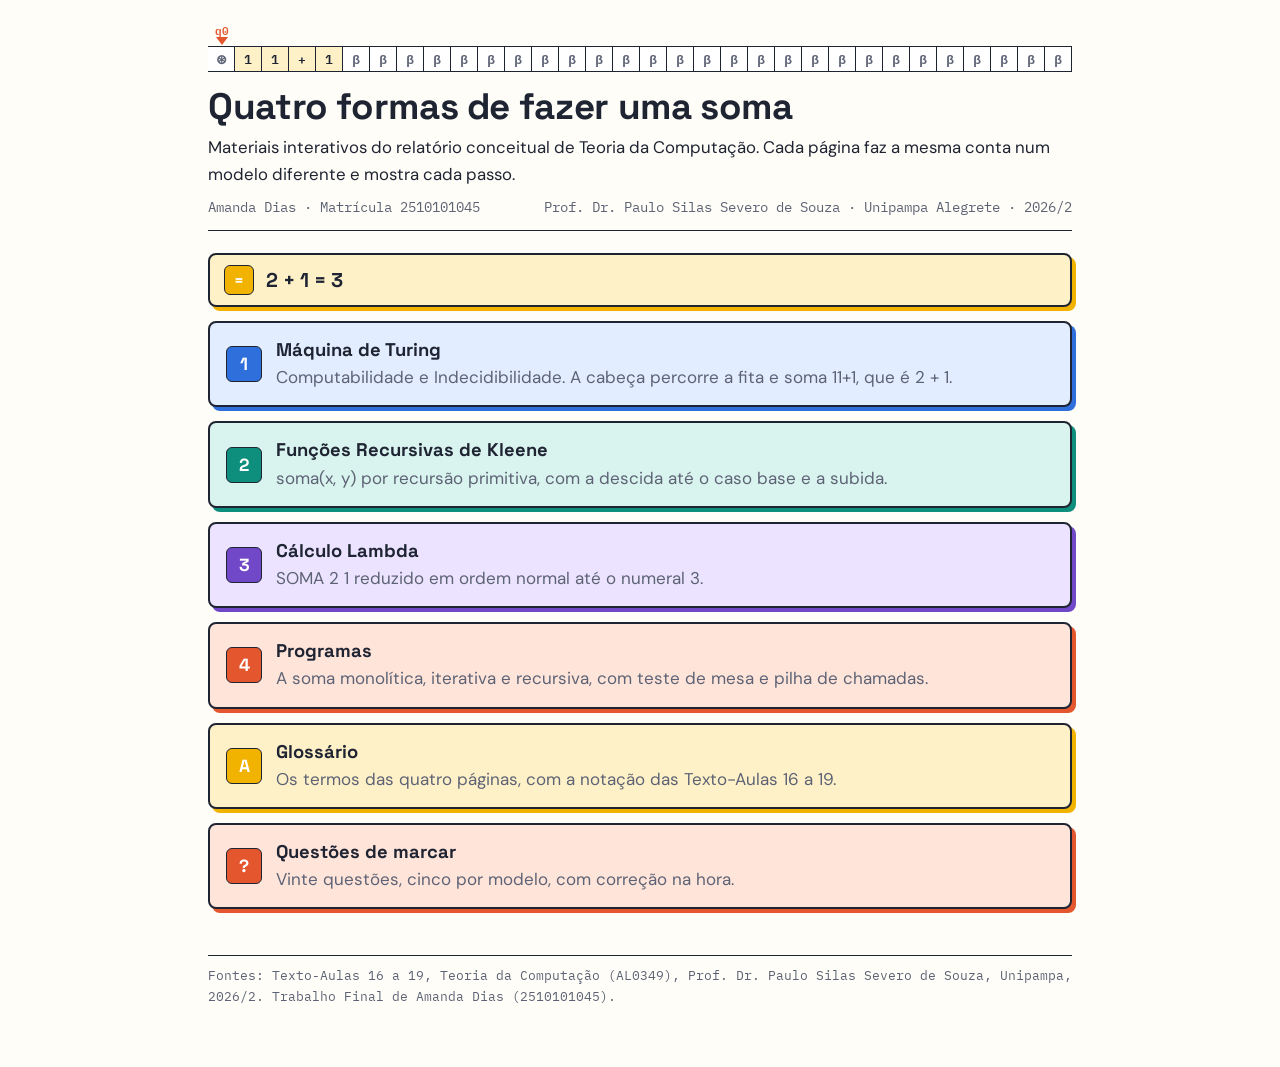
<file: index.html>
<!doctype html>
<!-- Página inicial dos materiais interativos do Trabalho Final de Teoria da Computação (AL0349). Liga as quatro páginas que fazem a mesma soma 2 + 1 = 3 em quatro modelos de computação. -->
<html lang="pt-BR">
  <head>
    <meta charset="utf-8" />
    <meta name="viewport" content="width=device-width, initial-scale=1" />
    <title>Quatro formas de fazer uma soma | Teoria da Computação</title>
    <link rel="preconnect" href="https://fonts.googleapis.com" />
    <link rel="preconnect" href="https://fonts.gstatic.com" crossorigin />
    <link
      rel="stylesheet"
      href="https://fonts.googleapis.com/css2?family=DM+Sans:opsz,wght@9..40,400;9..40,500;9..40,600;9..40,700&family=IBM+Plex+Mono:wght@400;500;600&family=Noto+Sans+Math&family=Space+Grotesk:wght@500;700&display=swap"
    />
    <link rel="stylesheet" href="estilo.css" />
  </head>
  <body>
    <div class="wrap">
      <header class="top">
        <div class="strip" aria-hidden="true">
          <span class="head">q0</span><i>⊛</i><i class="f">1</i
          ><i class="f">1</i><i class="f">+</i><i class="f">1</i><i>β</i><i>β</i
          ><i>β</i><i>β</i><i>β</i><i>β</i><i>β</i><i>β</i><i>β</i><i>β</i
          ><i>β</i><i>β</i><i>β</i><i>β</i><i>β</i><i>β</i><i>β</i><i>β</i
          ><i>β</i><i>β</i><i>β</i><i>β</i><i>β</i><i>β</i><i>β</i><i>β</i
          ><i>β</i><i>β</i>
        </div>
        <h1>Quatro formas de fazer uma soma</h1>
        <p class="lead">
          Materiais interativos do relatório conceitual de Teoria da Computação.
          Cada página faz a mesma conta num modelo diferente e mostra cada
          passo.
        </p>
        <p class="meta">
          <span>Amanda Dias · Matrícula 2510101045</span
          ><span
            >Prof. Dr. Paulo Silas Severo de Souza · Unipampa Alegrete ·
            2026/2</span
          >
        </p>
      </header>
      <div class="sec" style="--acc: var(--sun); --acc-bg: var(--sun-bg)">
        <span class="badge">=</span>
        <h2>2 + 1 = 3</h2>
      </div>
      <a
        class="page"
        href="mt.html"
        style="--c: var(--blue); --c-bg: var(--blue-bg)"
        ><span class="badge">1</span
        ><span
          ><b>Máquina de Turing</b
          ><span class="d"
            >Computabilidade e Indecidibilidade. A cabeça percorre a fita e soma
            11+1, que é 2 + 1.</span
          ></span
        ></a
      >
      <a
        class="page"
        href="kleene.html"
        style="--c: var(--teal); --c-bg: var(--teal-bg)"
        ><span class="badge">2</span
        ><span
          ><b>Funções Recursivas de Kleene</b
          ><span class="d"
            >soma(x, y) por recursão primitiva, com a descida até o caso base e
            a subida.</span
          ></span
        ></a
      >
      <a
        class="page"
        href="lambda.html"
        style="--c: var(--grape); --c-bg: var(--grape-bg)"
        ><span class="badge">3</span
        ><span
          ><b>Cálculo Lambda</b
          ><span class="d"
            >SOMA 2 1 reduzido em ordem normal até o numeral 3.</span
          ></span
        ></a
      >
      <a
        class="page"
        href="programas.html"
        style="--c: var(--coral); --c-bg: var(--coral-bg)"
        ><span class="badge">4</span
        ><span
          ><b>Programas</b
          ><span class="d"
            >A soma monolítica, iterativa e recursiva, com teste de mesa e pilha
            de chamadas.</span
          ></span
        ></a
      >
      <a
        class="page"
        href="glossario.html"
        style="--c: var(--sun); --c-bg: var(--sun-bg)"
        ><span class="badge">A</span
        ><span
          ><b>Glossário</b
          ><span class="d"
            >Os termos das quatro páginas, com a notação das Texto-Aulas 16 a
            19.</span
          ></span
        ></a
      >
      <a
        class="page"
        href="questoes.html"
        style="--c: var(--coral); --c-bg: var(--coral-bg)"
        ><span class="badge">?</span
        ><span
          ><b>Questões de marcar</b
          ><span class="d"
            >Vinte questões, cinco por modelo, com correção na hora.</span
          ></span
        ></a
      >
      <footer>
        Fontes: Texto-Aulas 16 a 19, Teoria da Computação (AL0349), Prof. Dr.
        Paulo Silas Severo de Souza, Unipampa, 2026/2. Trabalho Final de Amanda
        Dias (2510101045).
      </footer>
    </div>
  </body>
</html>
</file>
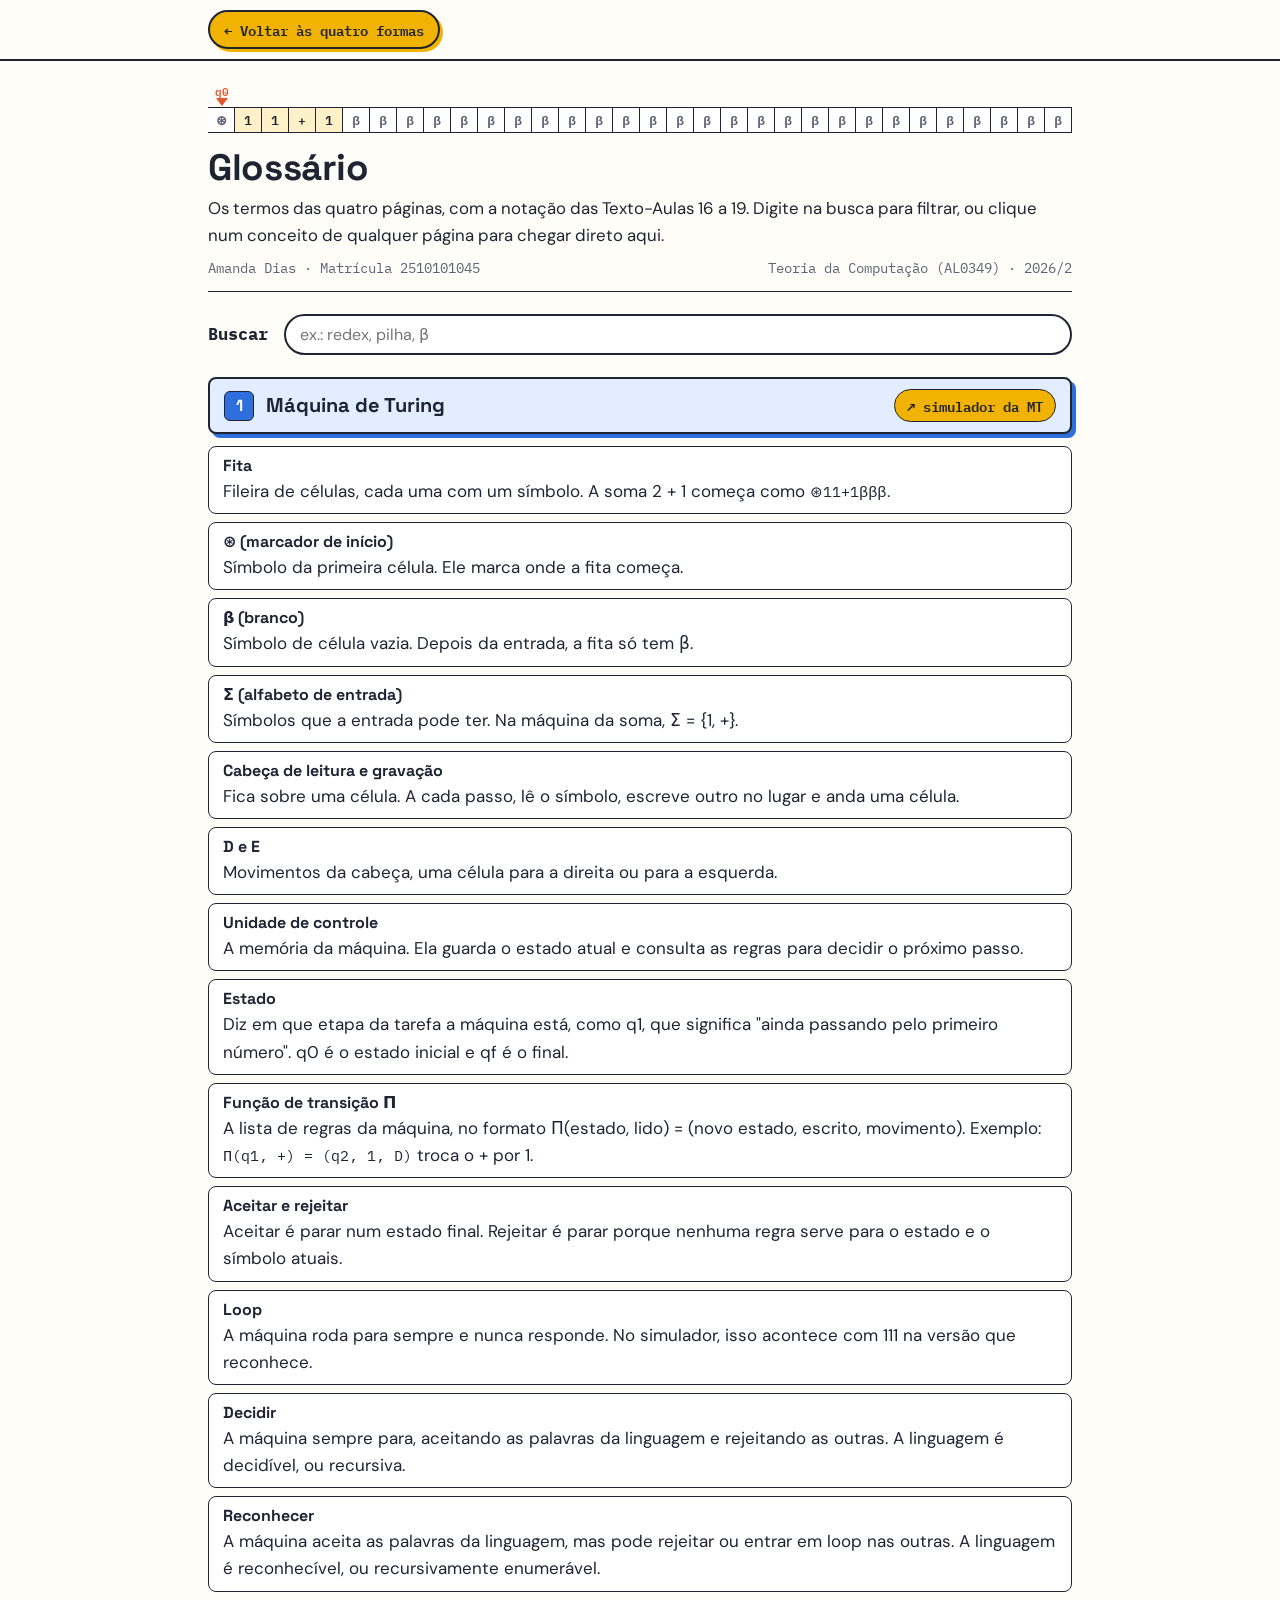
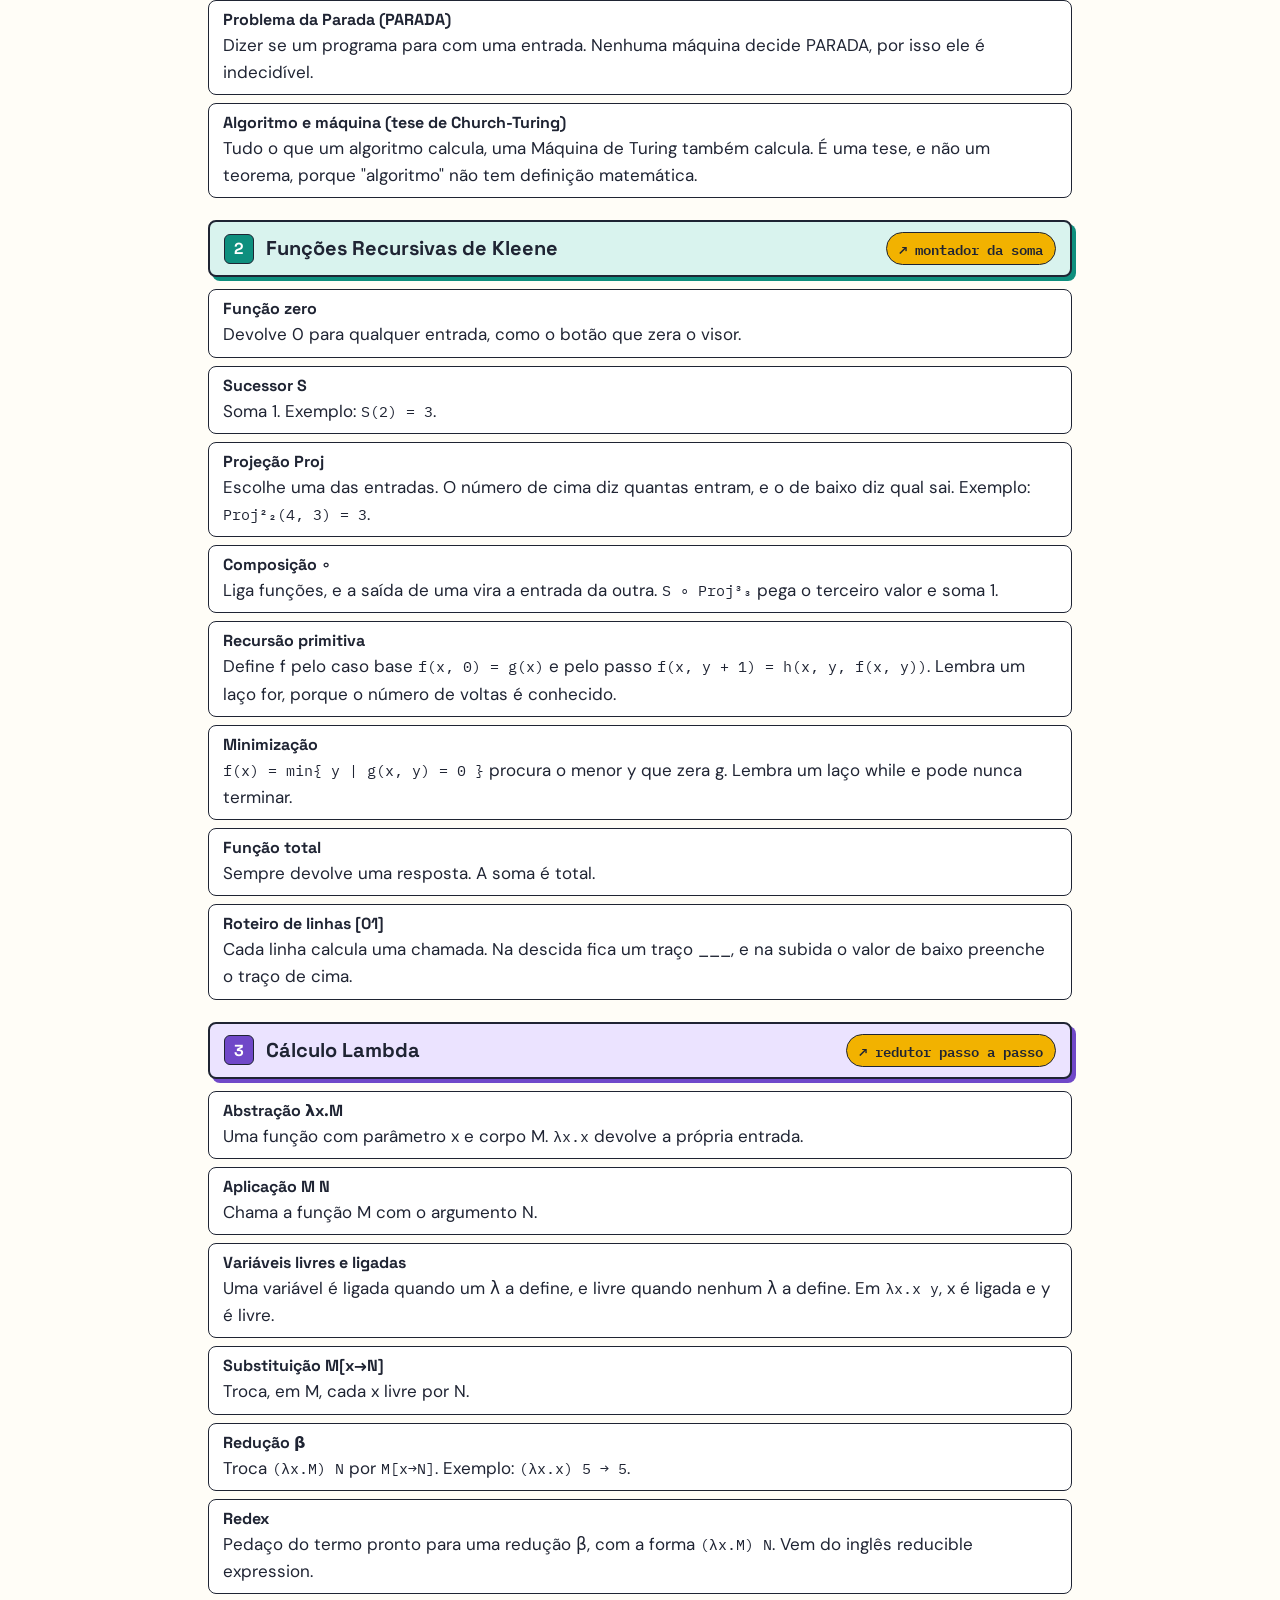
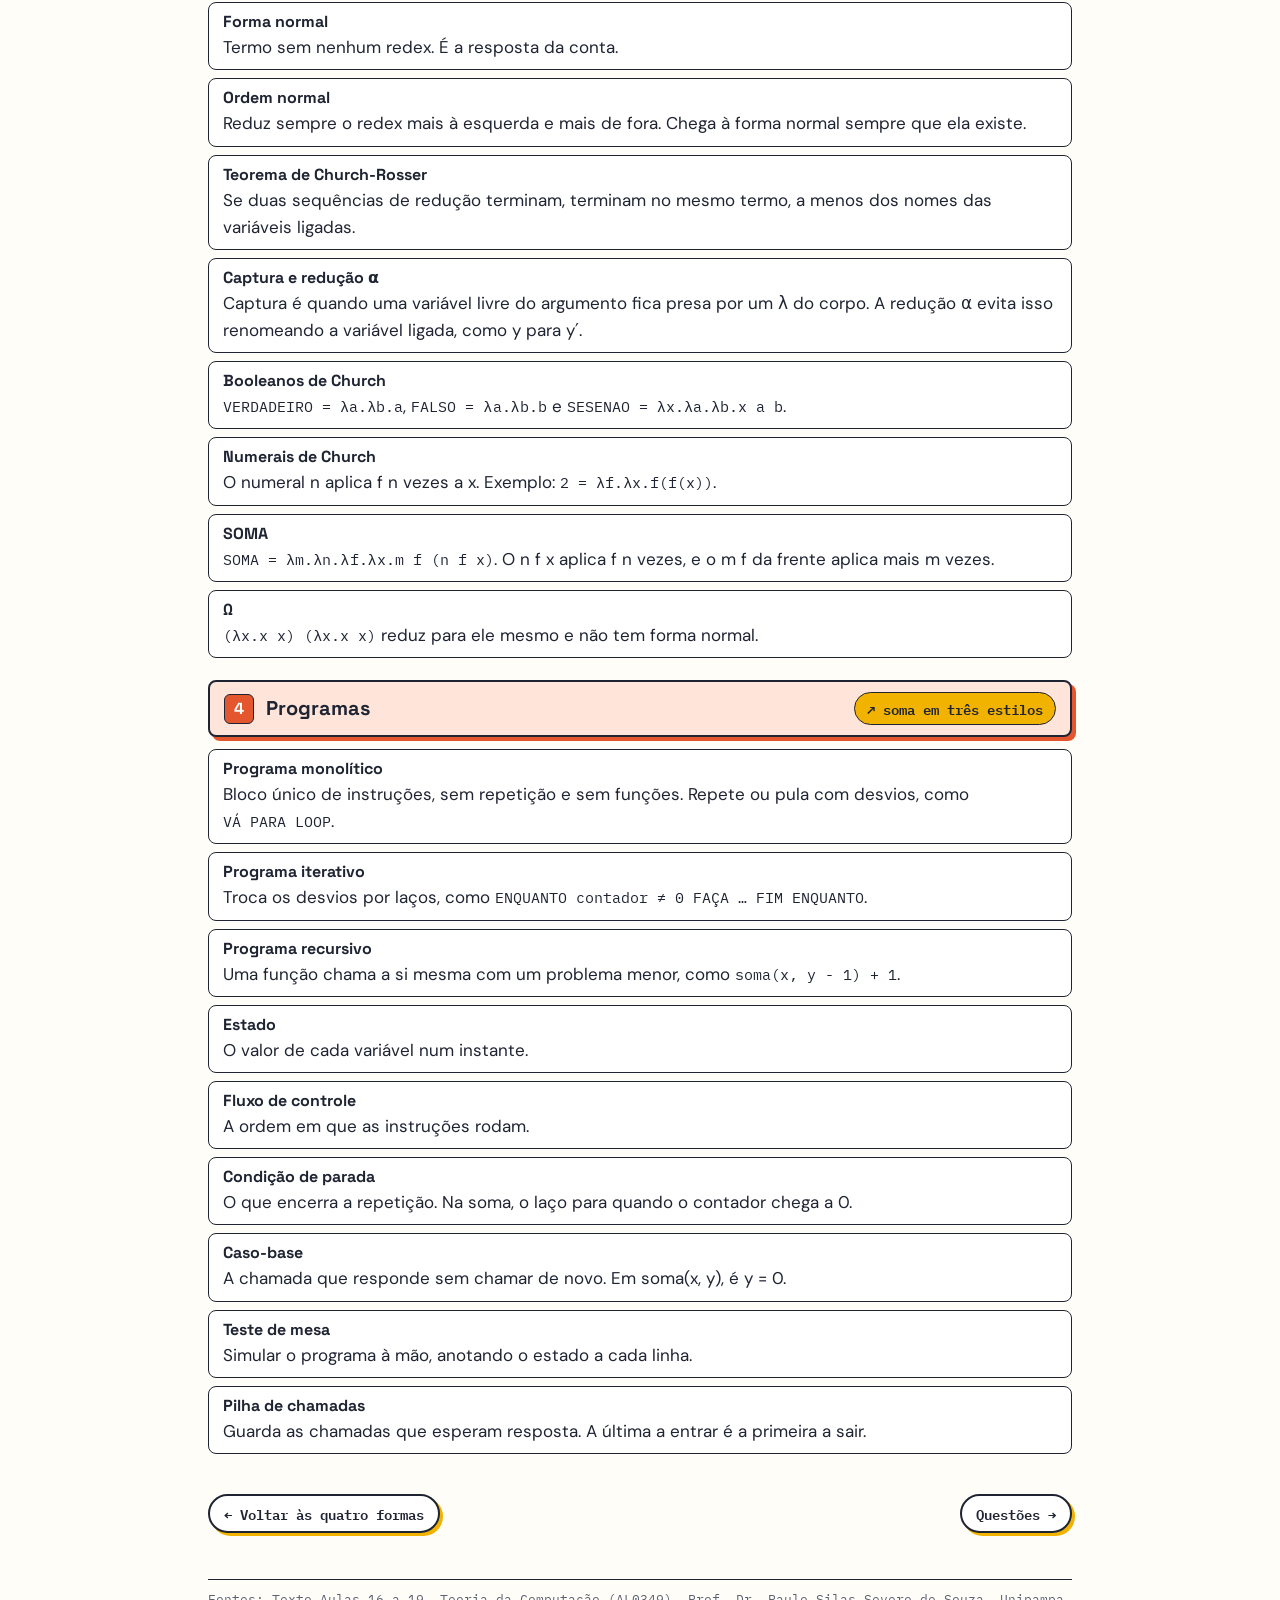
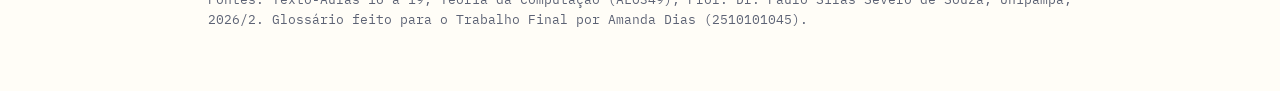
<file: glossario.html>
<!doctype html>
<!-- Glossário dos materiais interativos do Trabalho Final de Teoria da Computação (AL0349). Reúne os termos das quatro páginas, com a notação das Texto-Aulas 16 a 19, e tem uma busca que filtra os termos. -->
<html lang="pt-BR">
  <head>
    <meta charset="utf-8" />
    <meta name="viewport" content="width=device-width, initial-scale=1" />
    <title>Glossário | Teoria da Computação</title>
    <link rel="preconnect" href="https://fonts.googleapis.com" />
    <link rel="preconnect" href="https://fonts.gstatic.com" crossorigin />
    <link
      rel="stylesheet"
      href="https://fonts.googleapis.com/css2?family=DM+Sans:opsz,wght@9..40,400;9..40,500;9..40,600;9..40,700&family=IBM+Plex+Mono:wght@400;500;600&family=Noto+Sans+Math&family=Space+Grotesk:wght@500;700&display=swap"
    />
    <link rel="stylesheet" href="estilo.css" />
  </head>
  <body class="m-glos">
    <nav class="back" aria-label="Navegação">
      <a href="./">← Voltar<span class="long"> às quatro formas</span></a>
    </nav>
    <div class="wrap">
      <header class="top">
        <div class="strip" aria-hidden="true">
          <span class="head">q0</span><i>⊛</i><i class="f">1</i
          ><i class="f">1</i><i class="f">+</i><i class="f">1</i><i>β</i><i>β</i
          ><i>β</i><i>β</i><i>β</i><i>β</i><i>β</i><i>β</i><i>β</i><i>β</i
          ><i>β</i><i>β</i><i>β</i><i>β</i><i>β</i><i>β</i><i>β</i><i>β</i
          ><i>β</i><i>β</i><i>β</i><i>β</i><i>β</i><i>β</i><i>β</i><i>β</i
          ><i>β</i><i>β</i>
        </div>
        <h1>Glossário</h1>
        <p class="lead">
          Os termos das quatro páginas, com a notação das Texto-Aulas 16 a 19.
          Digite na busca para filtrar, ou clique num conceito de qualquer página
          para chegar direto aqui.
        </p>
        <p class="meta">
          <span>Amanda Dias · Matrícula 2510101045</span
          ><span>Teoria da Computação (AL0349) · 2026/2</span>
        </p>
      </header>

      <label class="find"
        ><b>Buscar</b
        ><input
          id="q"
          type="search"
          placeholder="ex.: redex, pilha, β"
          autocomplete="off"
      /></label>
      <p class="status" id="none" hidden>Nenhum termo encontrado.</p>

      <section
        class="gsec"
        id="mt"
        style="--acc: var(--blue); --acc-bg: var(--blue-bg)"
      >
        <div class="sec">
          <span class="badge">1</span>
          <h2>Máquina de Turing</h2>
          <a class="pill" href="mt.html">↗ simulador da MT</a>
        </div>
        <dl class="glos">
          <div id="fita">
            <dt>Fita</dt>
            <dd>
              Fileira de células, cada uma com um símbolo. A soma 2 + 1 começa
              como <code>⊛11+1βββ</code>.
            </dd>
          </div>
          <div id="marcador">
            <dt>⊛ (marcador de início)</dt>
            <dd>Símbolo da primeira célula. Ele marca onde a fita começa.</dd>
          </div>
          <div id="branco">
            <dt>β (branco)</dt>
            <dd>Símbolo de célula vazia. Depois da entrada, a fita só tem β.</dd>
          </div>
          <div id="alfabeto">
            <dt>Σ (alfabeto de entrada)</dt>
            <dd>
              Símbolos que a entrada pode ter. Na máquina da soma, Σ = {1, +}.
            </dd>
          </div>
          <div id="cabeca">
            <dt>Cabeça de leitura e gravação</dt>
            <dd>
              Fica sobre uma célula. A cada passo, lê o símbolo, escreve outro
              no lugar e anda uma célula.
            </dd>
          </div>
          <div id="d-e">
            <dt>D e E</dt>
            <dd>Movimentos da cabeça, uma célula para a direita ou para a esquerda.</dd>
          </div>
          <div id="unidade-de-controle">
            <dt>Unidade de controle</dt>
            <dd>
              A memória da máquina. Ela guarda o estado atual e consulta as
              regras para decidir o próximo passo.
            </dd>
          </div>
          <div id="estado-mt">
            <dt>Estado</dt>
            <dd>
              Diz em que etapa da tarefa a máquina está, como q1, que significa
              "ainda passando pelo primeiro número". q0 é o estado inicial e qf é
              o final.
            </dd>
          </div>
          <div id="funcao-de-transicao">
            <dt>Função de transição Π</dt>
            <dd>
              A lista de regras da máquina, no formato Π(estado, lido) = (novo
              estado, escrito, movimento). Exemplo:
              <code>Π(q1, +) = (q2, 1, D)</code> troca o + por 1.
            </dd>
          </div>
          <div id="aceitar-rejeitar">
            <dt>Aceitar e rejeitar</dt>
            <dd>
              Aceitar é parar num estado final. Rejeitar é parar porque nenhuma
              regra serve para o estado e o símbolo atuais.
            </dd>
          </div>
          <div id="loop">
            <dt>Loop</dt>
            <dd>
              A máquina roda para sempre e nunca responde. No simulador, isso
              acontece com 111 na versão que reconhece.
            </dd>
          </div>
          <div id="decidir">
            <dt>Decidir</dt>
            <dd>
              A máquina sempre para, aceitando as palavras da linguagem e
              rejeitando as outras. A linguagem é decidível, ou recursiva.
            </dd>
          </div>
          <div id="reconhecer">
            <dt>Reconhecer</dt>
            <dd>
              A máquina aceita as palavras da linguagem, mas pode rejeitar ou
              entrar em loop nas outras. A linguagem é reconhecível, ou
              recursivamente enumerável.
            </dd>
          </div>
          <div id="problema-da-parada">
            <dt>Problema da Parada (PARADA)</dt>
            <dd>
              Dizer se um programa para com uma entrada. Nenhuma máquina decide
              PARADA, por isso ele é indecidível.
            </dd>
          </div>
          <div id="algoritmo-e-maquina">
            <dt>Algoritmo e máquina (tese de Church-Turing)</dt>
            <dd>
              Tudo o que um algoritmo calcula, uma Máquina de Turing também
              calcula. É uma tese, e não um teorema, porque "algoritmo" não tem
              definição matemática.
            </dd>
          </div>
        </dl>
      </section>

      <section
        class="gsec"
        id="kleene"
        style="--acc: var(--teal); --acc-bg: var(--teal-bg)"
      >
        <div class="sec">
          <span class="badge">2</span>
          <h2>Funções Recursivas de Kleene</h2>
          <a class="pill" href="kleene.html">↗ montador da soma</a>
        </div>
        <dl class="glos">
          <div id="funcao-zero">
            <dt>Função zero</dt>
            <dd>Devolve 0 para qualquer entrada, como o botão que zera o visor.</dd>
          </div>
          <div id="sucessor">
            <dt>Sucessor S</dt>
            <dd>Soma 1. Exemplo: <code>S(2) = 3</code>.</dd>
          </div>
          <div id="projecao">
            <dt>Projeção Proj</dt>
            <dd>
              Escolhe uma das entradas. O número de cima diz quantas entram, e o
              de baixo diz qual sai. Exemplo: <code>Proj²₂(4, 3) = 3</code>.
            </dd>
          </div>
          <div id="composicao">
            <dt>Composição ∘</dt>
            <dd>
              Liga funções, e a saída de uma vira a entrada da outra.
              <code>S ∘ Proj³₃</code> pega o terceiro valor e soma 1.
            </dd>
          </div>
          <div id="recursao-primitiva">
            <dt>Recursão primitiva</dt>
            <dd>
              Define f pelo caso base <code>f(x, 0) = g(x)</code> e pelo passo
              <code>f(x, y + 1) = h(x, y, f(x, y))</code>. Lembra um laço for,
              porque o número de voltas é conhecido.
            </dd>
          </div>
          <div id="minimizacao">
            <dt>Minimização</dt>
            <dd>
              <code>f(x) = min{ y | g(x, y) = 0 }</code> procura o menor y que
              zera g. Lembra um laço while e pode nunca terminar.
            </dd>
          </div>
          <div id="funcao-total">
            <dt>Função total</dt>
            <dd>Sempre devolve uma resposta. A soma é total.</dd>
          </div>
          <div id="roteiro">
            <dt>Roteiro de linhas [01]</dt>
            <dd>
              Cada linha calcula uma chamada. Na descida fica um traço ___, e na
              subida o valor de baixo preenche o traço de cima.
            </dd>
          </div>
        </dl>
      </section>

      <section
        class="gsec"
        id="lambda"
        style="--acc: var(--grape); --acc-bg: var(--grape-bg)"
      >
        <div class="sec">
          <span class="badge">3</span>
          <h2>Cálculo Lambda</h2>
          <a class="pill" href="lambda.html">↗ redutor passo a passo</a>
        </div>
        <dl class="glos">
          <div id="abstracao">
            <dt>Abstração λx.M</dt>
            <dd>
              Uma função com parâmetro x e corpo M. <code>λx.x</code> devolve a
              própria entrada.
            </dd>
          </div>
          <div id="aplicacao">
            <dt>Aplicação M N</dt>
            <dd>Chama a função M com o argumento N.</dd>
          </div>
          <div id="variaveis-livres-e-ligadas">
            <dt>Variáveis livres e ligadas</dt>
            <dd>
              Uma variável é ligada quando um λ a define, e livre quando nenhum
              λ a define. Em <code>λx.x y</code>, x é ligada e y é livre.
            </dd>
          </div>
          <div id="substituicao">
            <dt>Substituição M[x→N]</dt>
            <dd>Troca, em M, cada x livre por N.</dd>
          </div>
          <div id="reducao-beta">
            <dt>Redução β</dt>
            <dd>
              Troca <code>(λx.M) N</code> por <code>M[x→N]</code>. Exemplo:
              <code>(λx.x) 5 → 5</code>.
            </dd>
          </div>
          <div id="redex">
            <dt>Redex</dt>
            <dd>
              Pedaço do termo pronto para uma redução β, com a forma
              <code>(λx.M) N</code>. Vem do inglês reducible expression.
            </dd>
          </div>
          <div id="forma-normal">
            <dt>Forma normal</dt>
            <dd>Termo sem nenhum redex. É a resposta da conta.</dd>
          </div>
          <div id="ordem-normal">
            <dt>Ordem normal</dt>
            <dd>
              Reduz sempre o redex mais à esquerda e mais de fora. Chega à forma
              normal sempre que ela existe.
            </dd>
          </div>
          <div id="church-rosser">
            <dt>Teorema de Church-Rosser</dt>
            <dd>
              Se duas sequências de redução terminam, terminam no mesmo termo, a
              menos dos nomes das variáveis ligadas.
            </dd>
          </div>
          <div id="reducao-alfa">
            <dt>Captura e redução α</dt>
            <dd>
              Captura é quando uma variável livre do argumento fica presa por um
              λ do corpo. A redução α evita isso renomeando a variável ligada,
              como y para y′.
            </dd>
          </div>
          <div id="booleanos-de-church">
            <dt>Booleanos de Church</dt>
            <dd>
              <code>VERDADEIRO = λa.λb.a</code>, <code>FALSO = λa.λb.b</code> e
              <code>SESENAO = λx.λa.λb.x a b</code>.
            </dd>
          </div>
          <div id="numerais-de-church">
            <dt>Numerais de Church</dt>
            <dd>
              O numeral n aplica f n vezes a x. Exemplo:
              <code>2 = λf.λx.f(f(x))</code>.
            </dd>
          </div>
          <div id="soma-lambda">
            <dt>SOMA</dt>
            <dd>
              <code>SOMA = λm.λn.λf.λx.m f (n f x)</code>. O n f x aplica f n
              vezes, e o m f da frente aplica mais m vezes.
            </dd>
          </div>
          <div id="omega">
            <dt>Ω</dt>
            <dd>
              <code>(λx.x x) (λx.x x)</code> reduz para ele mesmo e não tem forma
              normal.
            </dd>
          </div>
        </dl>
      </section>

      <section
        class="gsec"
        id="programas"
        style="--acc: var(--coral); --acc-bg: var(--coral-bg)"
      >
        <div class="sec">
          <span class="badge">4</span>
          <h2>Programas</h2>
          <a class="pill" href="programas.html">↗ soma em três estilos</a>
        </div>
        <dl class="glos">
          <div id="programa-monolitico">
            <dt>Programa monolítico</dt>
            <dd>
              Bloco único de instruções, sem repetição e sem funções. Repete ou
              pula com desvios, como <code>VÁ PARA LOOP</code>.
            </dd>
          </div>
          <div id="programa-iterativo">
            <dt>Programa iterativo</dt>
            <dd>
              Troca os desvios por laços, como
              <code>ENQUANTO contador ≠ 0 FAÇA … FIM ENQUANTO</code>.
            </dd>
          </div>
          <div id="programa-recursivo">
            <dt>Programa recursivo</dt>
            <dd>
              Uma função chama a si mesma com um problema menor, como
              <code>soma(x, y - 1) + 1</code>.
            </dd>
          </div>
          <div id="estado-programa">
            <dt>Estado</dt>
            <dd>O valor de cada variável num instante.</dd>
          </div>
          <div id="fluxo-de-controle">
            <dt>Fluxo de controle</dt>
            <dd>A ordem em que as instruções rodam.</dd>
          </div>
          <div id="condicao-de-parada">
            <dt>Condição de parada</dt>
            <dd>
              O que encerra a repetição. Na soma, o laço para quando o contador
              chega a 0.
            </dd>
          </div>
          <div id="caso-base">
            <dt>Caso-base</dt>
            <dd>
              A chamada que responde sem chamar de novo. Em soma(x, y), é y = 0.
            </dd>
          </div>
          <div id="teste-de-mesa">
            <dt>Teste de mesa</dt>
            <dd>Simular o programa à mão, anotando o estado a cada linha.</dd>
          </div>
          <div id="pilha-de-chamadas">
            <dt>Pilha de chamadas</dt>
            <dd>
              Guarda as chamadas que esperam resposta. A última a entrar é a
              primeira a sair.
            </dd>
          </div>
        </dl>
      </section>

      <nav class="next" aria-label="Fim da página">
        <a href="./">← Voltar<span class="long"> às quatro formas</span></a>
        <a href="questoes.html">Questões →</a>
      </nav>
      <footer>
        Fontes: Texto-Aulas 16 a 19, Teoria da Computação (AL0349), Prof. Dr.
        Paulo Silas Severo de Souza, Unipampa, 2026/2. Glossário feito para o
        Trabalho Final por Amanda Dias (2510101045).
      </footer>
    </div>

    <script>
      // Busca simples. Esconde os termos que não têm o texto digitado.
      const norm = (s) =>
        s
          .normalize("NFD")
          .replace(/[̀-ͯ]/g, "")
          .toLowerCase();
      const box = document.getElementById("q");
      box.oninput = () => {
        const q = norm(box.value.trim());
        let any = false;
        document.querySelectorAll(".gsec").forEach((sec) => {
          let shown = 0;
          sec.querySelectorAll(".glos > div").forEach((t) => {
            const hit = !q || norm(t.textContent).includes(q);
            t.hidden = !hit;
            if (hit) shown += 1;
          });
          sec.hidden = shown === 0;
          if (shown) any = true;
        });
        document.getElementById("none").hidden = any;
      };
    </script>
  </body>
</html>
</file>
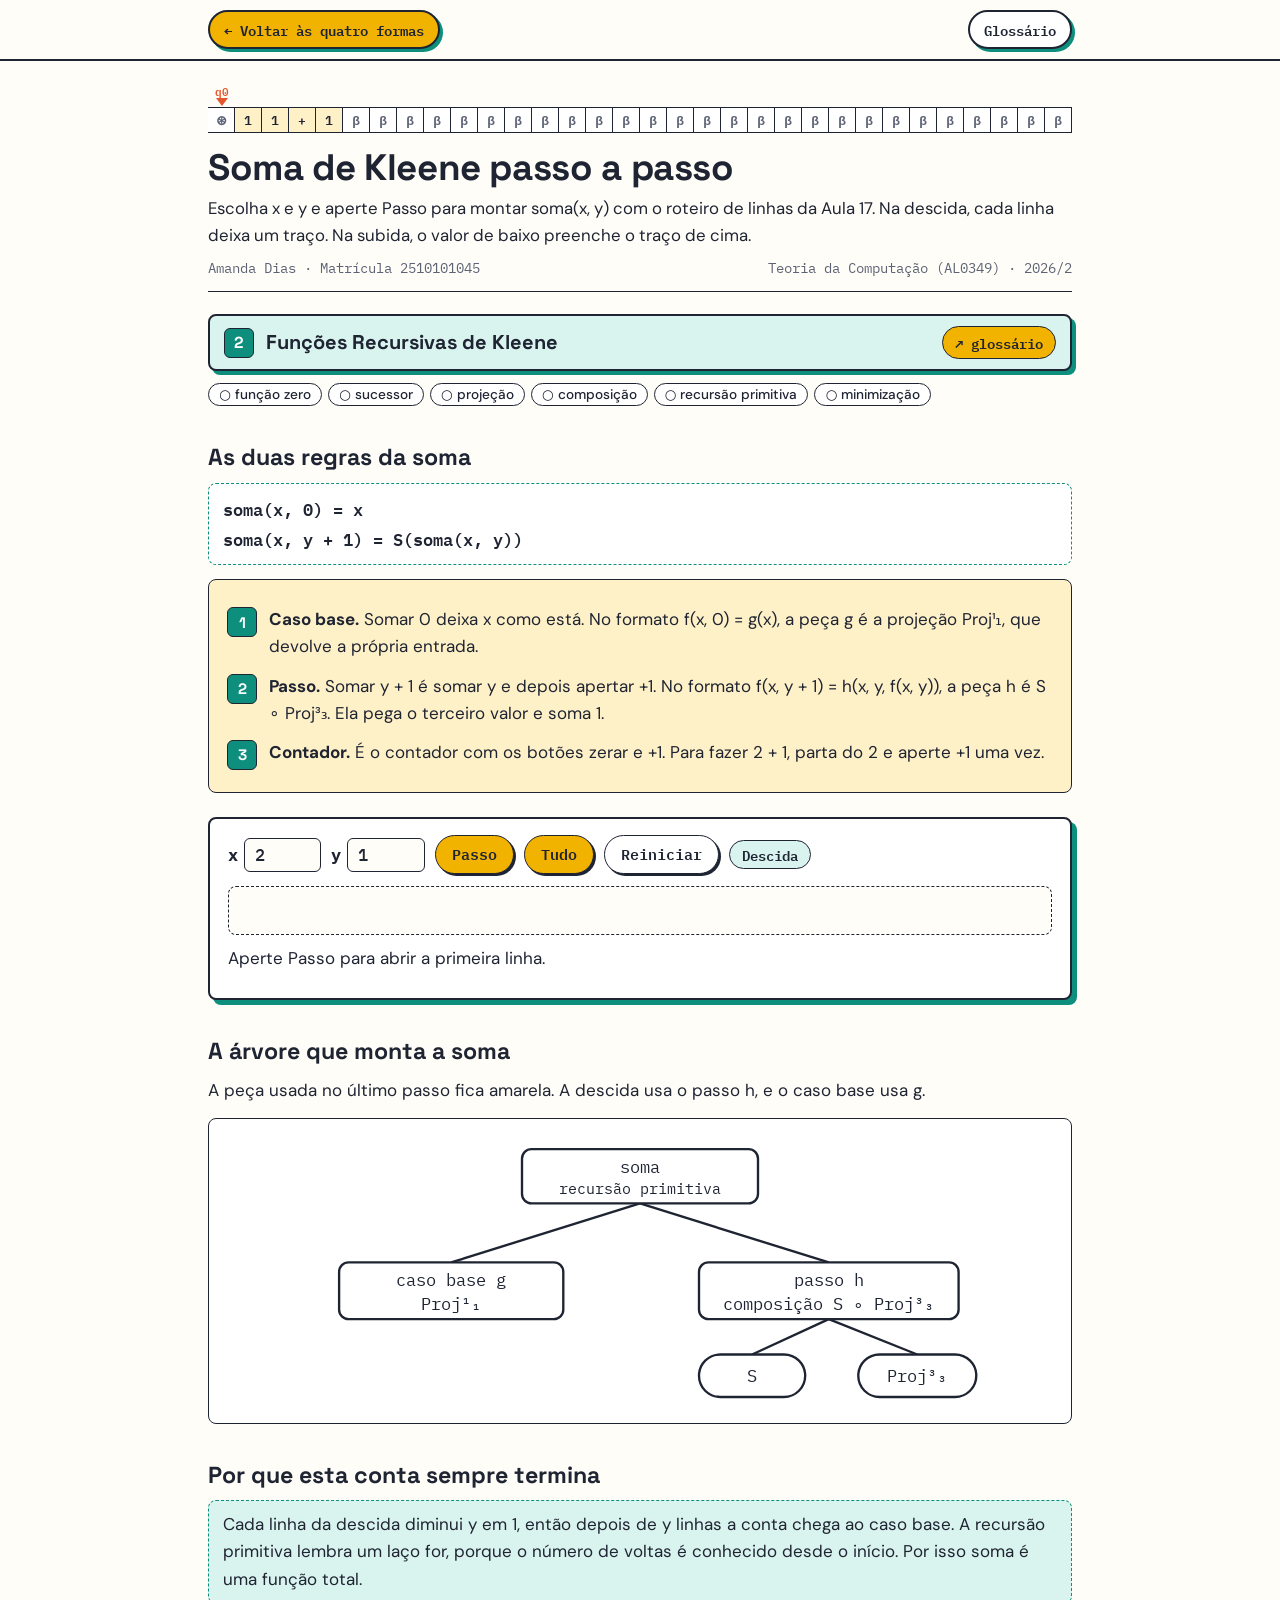
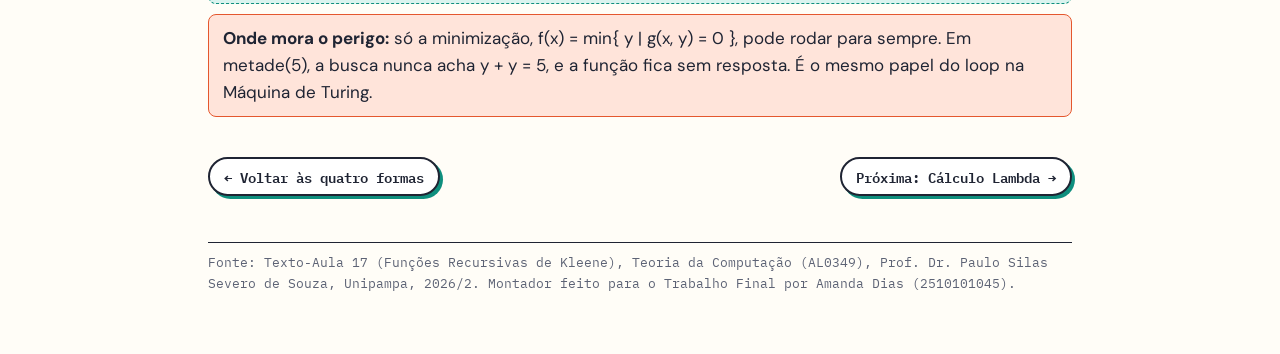
<file: kleene.html>
<!doctype html>
<!-- Montador da soma por recursão primitiva (funções recursivas de Kleene). Mostra o roteiro de linhas [01] da Aula 17, com descida e subida, e a árvore que monta soma a partir de Proj e S. Material interativo do Trabalho Final de Teoria da Computação (AL0349). -->
<html lang="pt-BR">
  <head>
    <meta charset="utf-8" />
    <meta name="viewport" content="width=device-width, initial-scale=1" />
    <title>Soma de Kleene passo a passo | Teoria da Computação</title>
    <link rel="preconnect" href="https://fonts.googleapis.com" />
    <link rel="preconnect" href="https://fonts.gstatic.com" crossorigin />
    <link
      rel="stylesheet"
      href="https://fonts.googleapis.com/css2?family=DM+Sans:opsz,wght@9..40,400;9..40,500;9..40,600;9..40,700&family=IBM+Plex+Mono:wght@400;500;600&family=Noto+Sans+Math&family=Space+Grotesk:wght@500;700&display=swap"
    />
    <link rel="stylesheet" href="estilo.css" />
  </head>
  <body class="m-kleene">
    <nav class="back" aria-label="Navegação">
      <a href="./">← Voltar<span class="long"> às quatro formas</span></a>
      <a href="glossario.html">Glossário</a>
    </nav>
    <div class="wrap">
      <header class="top">
        <div class="strip" aria-hidden="true">
          <span class="head">q0</span><i>⊛</i><i class="f">1</i
          ><i class="f">1</i><i class="f">+</i><i class="f">1</i><i>β</i><i>β</i
          ><i>β</i><i>β</i><i>β</i><i>β</i><i>β</i><i>β</i><i>β</i><i>β</i
          ><i>β</i><i>β</i><i>β</i><i>β</i><i>β</i><i>β</i><i>β</i><i>β</i
          ><i>β</i><i>β</i><i>β</i><i>β</i><i>β</i><i>β</i><i>β</i><i>β</i
          ><i>β</i><i>β</i>
        </div>
        <h1>Soma de Kleene passo a passo</h1>
        <p class="lead">
          Escolha x e y e aperte Passo para montar soma(x, y) com o roteiro de
          linhas da Aula 17. Na descida, cada linha deixa um traço. Na subida, o
          valor de baixo preenche o traço de cima.
        </p>
        <p class="meta">
          <span>Amanda Dias · Matrícula 2510101045</span
          ><span>Teoria da Computação (AL0349) · 2026/2</span>
        </p>
      </header>
      <div class="sec">
        <span class="badge">2</span>
        <h2>Funções Recursivas de Kleene</h2>
        <a class="pill" href="glossario.html#kleene">↗ glossário</a>
      </div>
      <ul class="chips" aria-label="Conceitos">
        <li><a href="glossario.html#funcao-zero">função zero</a></li>
        <li><a href="glossario.html#sucessor">sucessor</a></li>
        <li><a href="glossario.html#projecao">projeção</a></li>
        <li><a href="glossario.html#composicao">composição</a></li>
        <li><a href="glossario.html#recursao-primitiva">recursão primitiva</a></li>
        <li><a href="glossario.html#minimizacao">minimização</a></li>
      </ul>

      <h2>As duas regras da soma</h2>
      <div class="formula">
        soma(x, 0) = x<br />soma(x, y + 1) = S(soma(x, y))
      </div>
      <div class="card sun">
        <ol class="steps">
          <li>
            <b>Caso base.</b> Somar 0 deixa x como está. No formato f(x, 0) =
            g(x), a peça g é a projeção Proj¹₁, que devolve a própria entrada.
          </li>
          <li>
            <b>Passo.</b> Somar y + 1 é somar y e depois apertar +1. No formato
            f(x, y + 1) = h(x, y, f(x, y)), a peça h é S ∘ Proj³₃. Ela pega o
            terceiro valor e soma 1.
          </li>
          <li>
            <b>Contador.</b> É o contador com os botões zerar e +1. Para fazer 2
            + 1, parta do 2 e aperte +1 uma vez.
          </li>
        </ol>
      </div>

      <section class="sim" aria-label="Montador">
        <div class="row">
          <label
            ><b>x</b><input id="x" type="number" min="0" max="20" value="2"
          /></label>
          <label
            ><b>y</b><input id="y" type="number" min="0" max="12" value="1"
          /></label>
          <button id="bStep" class="main">Passo</button>
          <button id="bAll" class="main">Tudo</button>
          <button id="bReset">Reiniciar</button>
          <span class="phase" id="phase">Descida</span>
        </div>
        <div class="routine" id="routine" aria-live="polite"></div>
        <p class="status" id="status"></p>
        <div id="out" aria-live="polite"></div>
      </section>

      <h2>A árvore que monta a soma</h2>
      <p>
        A peça usada no último passo fica amarela. A descida usa o passo h, e o
        caso base usa g.
      </p>
      <div class="card">
        <svg
          viewBox="0 0 700 230"
          role="img"
          aria-label="Árvore: soma é recursão primitiva com caso base g igual a Proj¹₁ e passo h igual a S composta com Proj³₃"
        >
          <path d="M350 58 L190 108" />
          <path d="M350 58 L510 108" />
          <path d="M510 156 L445 186" />
          <path d="M510 156 L585 186" />
          <g id="nRoot">
            <rect x="250" y="12" width="200" height="46" rx="8" />
            <text x="350" y="32">soma</text>
            <text x="350" y="50" style="font-size: 13px">
              recursão primitiva
            </text>
          </g>
          <g id="nG">
            <rect x="95" y="108" width="190" height="48" rx="8" />
            <text x="190" y="128">caso base g</text>
            <text x="190" y="148">Proj¹₁</text>
          </g>
          <g id="nH">
            <rect x="400" y="108" width="220" height="48" rx="8" />
            <text x="510" y="128">passo h</text>
            <text x="510" y="148">composição S ∘ Proj³₃</text>
          </g>
          <g id="nS">
            <rect x="400" y="186" width="90" height="36" rx="18" />
            <text x="445" y="209">S</text>
          </g>
          <g id="nP">
            <rect x="535" y="186" width="100" height="36" rx="18" />
            <text x="585" y="209">Proj³₃</text>
          </g>
        </svg>
      </div>

      <h2>Por que esta conta sempre termina</h2>
      <div class="why">
        Cada linha da descida diminui y em 1, então depois de y linhas a conta
        chega ao caso base. A recursão primitiva lembra um laço for, porque o
        número de voltas é conhecido desde o início. Por isso soma é uma função
        total.
      </div>
      <div class="check">
        <b>Onde mora o perigo:</b> só a minimização, f(x) = min{ y | g(x, y) = 0
        }, pode rodar para sempre. Em metade(5), a busca nunca acha y + y = 5, e
        a função fica sem resposta. É o mesmo papel do loop na Máquina de
        Turing.
      </div>

      <nav class="next" aria-label="Fim da página">
        <a href="./">← Voltar<span class="long"> às quatro formas</span></a>
        <a href="lambda.html">Próxima: Cálculo Lambda →</a>
      </nav>
      <footer>
        Fonte: Texto-Aula 17 (Funções Recursivas de Kleene), Teoria da
        Computação (AL0349), Prof. Dr. Paulo Silas Severo de Souza, Unipampa,
        2026/2. Montador feito para o Trabalho Final por Amanda Dias
        (2510101045).
      </footer>
    </div>

    <script>
      // Estado: k conta quantos passos já foram mostrados.
      // Passos 1 a y + 1 abrem as linhas da descida. Passos y + 2 a 2y + 1 fazem a subida.
      const $ = (id) => document.getElementById(id);
      const S = { x: 2, y: 1, k: 0 };
      const pad = (n) => "[" + String(n).padStart(2, "0") + "]";

      function clamp(v, max) {
        const n = Math.floor(Number(v));
        return Number.isFinite(n) ? Math.min(Math.max(n, 0), max) : 0;
      }

      function total() {
        return 2 * S.y + 1;
      }

      // Texto da linha i (1 = topo). A linha i calcula soma(x, y - i + 1).
      function lineHtml(i) {
        const yy = S.y - i + 1;
        const head = `<span class="n">${pad(i)}</span>soma(${S.x}, ${yy})`;
        if (yy === 0) return head + ` = <span class="fill">${S.x}</span>`;
        const open = ` = S(soma(${S.x}, ${yy - 1}))`;
        const filledAt = S.y + 1 + (S.y + 1 - i);
        if (S.k < filledAt)
          return head + open + ` = S(<span class="blank">___</span>)`;
        const below = S.x + yy - 1;
        return (
          head +
          open +
          ` = S(<span class="fill">${below}</span>) = <span class="fill">${below + 1}</span>`
        );
      }

      function nowLine() {
        if (S.k === 0) return 0;
        if (S.k <= S.y + 1) return S.k;
        return S.y + 1 - (S.k - S.y - 1);
      }

      function status() {
        if (S.k === 0) return "Aperte Passo para abrir a primeira linha.";
        const i = nowLine();
        const yy = S.y - i + 1;
        if (S.k <= S.y)
          return `Descida: soma(${S.x}, ${yy}) depende de soma(${S.x}, ${yy - 1}), que ainda não se sabe. Fica um traço.`;
        if (S.k === S.y + 1)
          return `Caso base: soma(${S.x}, 0) = ${S.x}. O valor sai direto, sem traço.`;
        return `Subida: o traço recebe ${S.x + yy - 1}, e S aperta +1. O contador mostra ${S.x + yy}.`;
      }

      function mark() {
        const i = nowLine();
        const yy = S.y - i + 1;
        const useG = S.k > 0 && yy === 0;
        const useH = S.k > 0 && yy > 0;
        $("nRoot").classList.toggle("on", S.k > 0);
        $("nG").classList.toggle("on", useG);
        ["nH", "nS", "nP"].forEach((id) => $(id).classList.toggle("on", useH));
      }

      function render() {
        const shown = Math.min(S.k, S.y + 1);
        const now = nowLine();
        let html = "";
        for (let i = 1; i <= shown; i++) {
          const indent = (i - 1) * 1.6;
          html += `<div class="ln${i === now ? " now" : ""}" style="margin-left:${indent}em">${lineHtml(i)}</div>`;
        }
        $("routine").innerHTML = html;
        $("status").textContent = status();
        $("phase").textContent =
          S.k <= S.y ? "Descida" : S.k === S.y + 1 ? "Caso base" : "Subida";
        const done = S.k === total();
        $("out").innerHTML = done
          ? `<div class="ans">soma(${S.x}, ${S.y}) = ${S.x + S.y}, com ${S.y} ${S.y === 1 ? "aperto" : "apertos"} de +1 a partir de ${S.x}.</div>`
          : "";
        $("bStep").disabled = done;
        $("bAll").disabled = done;
        mark();
      }

      function reset() {
        S.x = clamp($("x").value, 20);
        S.y = clamp($("y").value, 12);
        $("x").value = S.x;
        $("y").value = S.y;
        S.k = 0;
        render();
      }

      $("bStep").onclick = () => {
        S.k = Math.min(S.k + 1, total());
        render();
      };
      $("bAll").onclick = () => {
        S.k = total();
        render();
      };
      $("bReset").onclick = reset;
      $("x").onchange = reset;
      $("y").onchange = reset;
      reset();
    </script>
  </body>
</html>
</file>
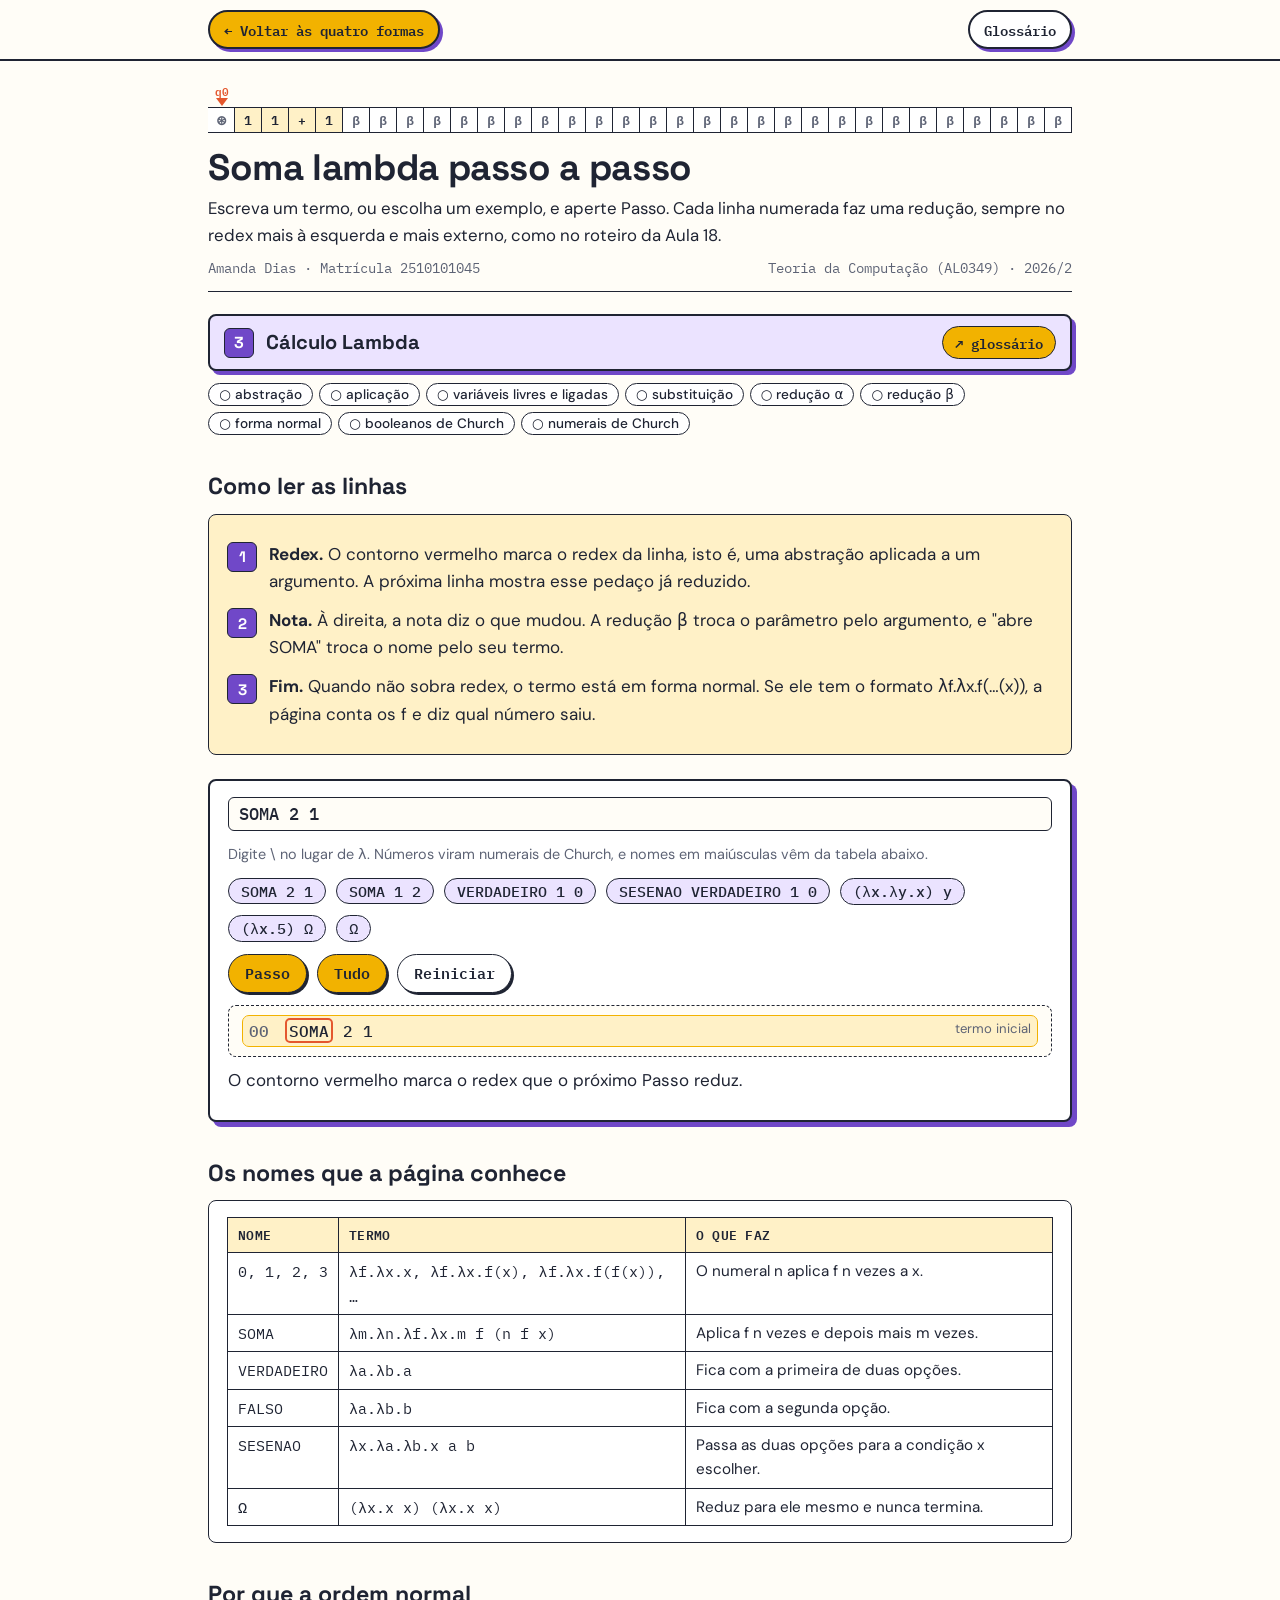
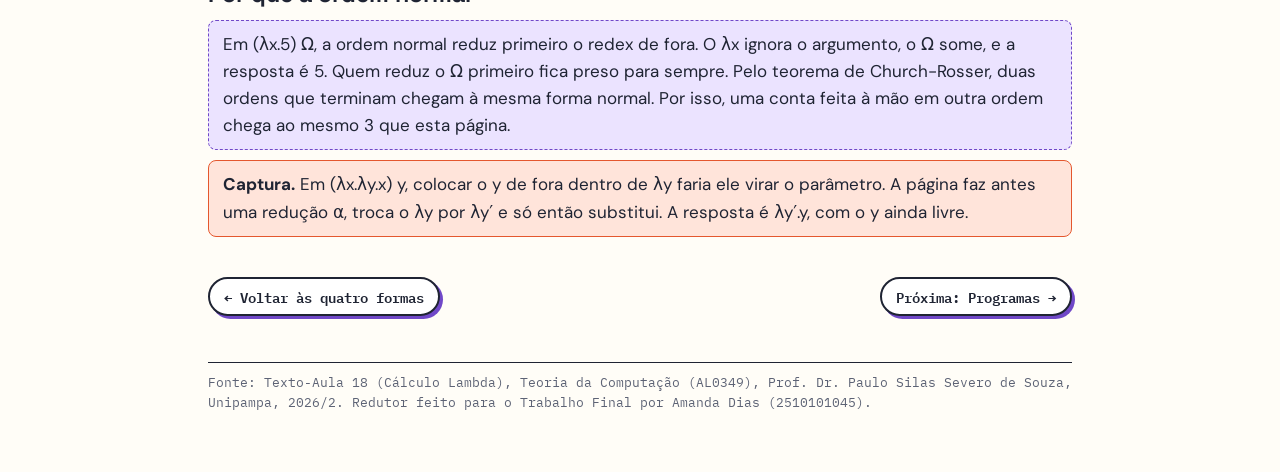
<file: lambda.html>
<!doctype html>
<!-- Redutor de termos lambda em ordem normal. Mostra o roteiro de linhas numeradas da Aula 18, marca o redex de cada linha e reconhece numerais de Church na forma normal. Material interativo do Trabalho Final de Teoria da Computação (AL0349). -->
<html lang="pt-BR">
  <head>
    <meta charset="utf-8" />
    <meta name="viewport" content="width=device-width, initial-scale=1" />
    <title>Soma lambda passo a passo | Teoria da Computação</title>
    <link rel="preconnect" href="https://fonts.googleapis.com" />
    <link rel="preconnect" href="https://fonts.gstatic.com" crossorigin />
    <link
      rel="stylesheet"
      href="https://fonts.googleapis.com/css2?family=DM+Sans:opsz,wght@9..40,400;9..40,500;9..40,600;9..40,700&family=IBM+Plex+Mono:wght@400;500;600&family=Noto+Sans+Math&family=Space+Grotesk:wght@500;700&display=swap"
    />
    <link rel="stylesheet" href="estilo.css" />
  </head>
  <body class="m-lambda">
    <nav class="back" aria-label="Navegação">
      <a href="./">← Voltar<span class="long"> às quatro formas</span></a>
      <a href="glossario.html">Glossário</a>
    </nav>
    <div class="wrap">
      <header class="top">
        <div class="strip" aria-hidden="true">
          <span class="head">q0</span><i>⊛</i><i class="f">1</i
          ><i class="f">1</i><i class="f">+</i><i class="f">1</i><i>β</i><i>β</i
          ><i>β</i><i>β</i><i>β</i><i>β</i><i>β</i><i>β</i><i>β</i><i>β</i
          ><i>β</i><i>β</i><i>β</i><i>β</i><i>β</i><i>β</i><i>β</i><i>β</i
          ><i>β</i><i>β</i><i>β</i><i>β</i><i>β</i><i>β</i><i>β</i><i>β</i
          ><i>β</i><i>β</i>
        </div>
        <h1>Soma lambda passo a passo</h1>
        <p class="lead">
          Escreva um termo, ou escolha um exemplo, e aperte Passo. Cada linha
          numerada faz uma redução, sempre no redex mais à esquerda e mais
          externo, como no roteiro da Aula 18.
        </p>
        <p class="meta">
          <span>Amanda Dias · Matrícula 2510101045</span
          ><span>Teoria da Computação (AL0349) · 2026/2</span>
        </p>
      </header>
      <div class="sec">
        <span class="badge">3</span>
        <h2>Cálculo Lambda</h2>
        <a class="pill" href="glossario.html#lambda">↗ glossário</a>
      </div>
      <ul class="chips" aria-label="Conceitos">
        <li><a href="glossario.html#abstracao">abstração</a></li>
        <li><a href="glossario.html#aplicacao">aplicação</a></li>
        <li><a href="glossario.html#variaveis-livres-e-ligadas">variáveis livres e ligadas</a></li>
        <li><a href="glossario.html#substituicao">substituição</a></li>
        <li><a href="glossario.html#reducao-alfa">redução α</a></li>
        <li><a href="glossario.html#reducao-beta">redução β</a></li>
        <li><a href="glossario.html#forma-normal">forma normal</a></li>
        <li><a href="glossario.html#booleanos-de-church">booleanos de Church</a></li>
        <li><a href="glossario.html#numerais-de-church">numerais de Church</a></li>
      </ul>

      <h2>Como ler as linhas</h2>
      <div class="card sun">
        <ol class="steps">
          <li>
            <b>Redex.</b> O contorno vermelho marca o redex da linha, isto é,
            uma abstração aplicada a um argumento. A próxima linha mostra esse
            pedaço já reduzido.
          </li>
          <li>
            <b>Nota.</b> À direita, a nota diz o que mudou. A redução β troca o
            parâmetro pelo argumento, e "abre SOMA" troca o nome pelo seu termo.
          </li>
          <li>
            <b>Fim.</b> Quando não sobra redex, o termo está em forma normal. Se
            ele tem o formato λf.λx.f(…(x)), a página conta os f e diz qual
            número saiu.
          </li>
        </ol>
      </div>

      <section class="sim" aria-label="Redutor">
        <div class="row">
          <input
            id="term"
            type="text"
            value="SOMA 2 1"
            spellcheck="false"
            autocomplete="off"
            aria-label="Termo lambda"
          />
        </div>
        <p class="hint">
          Digite \ no lugar de λ. Números viram numerais de Church, e nomes em
          maiúsculas vêm da tabela abaixo.
        </p>
        <div class="row" id="presets">
          <button class="ex" data-t="SOMA 2 1">SOMA 2 1</button>
          <button class="ex" data-t="SOMA 1 2">SOMA 1 2</button>
          <button class="ex" data-t="VERDADEIRO 1 0">VERDADEIRO 1 0</button>
          <button class="ex" data-t="SESENAO VERDADEIRO 1 0">
            SESENAO VERDADEIRO 1 0
          </button>
          <button class="ex" data-t="(λx.λy.x) y">(λx.λy.x) y</button>
          <button class="ex" data-t="(λx.5) Ω">(λx.5) Ω</button>
          <button class="ex" data-t="Ω">Ω</button>
        </div>
        <div class="row">
          <button id="bStep" class="main">Passo</button>
          <button id="bAll" class="main">Tudo</button>
          <button id="bReset">Reiniciar</button>
        </div>
        <div class="routine" id="routine" aria-live="polite"></div>
        <p class="status" id="status"></p>
        <div id="out" aria-live="polite"></div>
      </section>

      <h2>Os nomes que a página conhece</h2>
      <div class="card">
        <table>
          <tr>
            <th>Nome</th>
            <th>Termo</th>
            <th>O que faz</th>
          </tr>
          <tr>
            <td class="m">0, 1, 2, 3</td>
            <td class="m">λf.λx.x, λf.λx.f(x), λf.λx.f(f(x)), …</td>
            <td>O numeral n aplica f n vezes a x.</td>
          </tr>
          <tr>
            <td class="m">SOMA</td>
            <td class="m">λm.λn.λf.λx.m f (n f x)</td>
            <td>Aplica f n vezes e depois mais m vezes.</td>
          </tr>
          <tr>
            <td class="m">VERDADEIRO</td>
            <td class="m">λa.λb.a</td>
            <td>Fica com a primeira de duas opções.</td>
          </tr>
          <tr>
            <td class="m">FALSO</td>
            <td class="m">λa.λb.b</td>
            <td>Fica com a segunda opção.</td>
          </tr>
          <tr>
            <td class="m">SESENAO</td>
            <td class="m">λx.λa.λb.x a b</td>
            <td>Passa as duas opções para a condição x escolher.</td>
          </tr>
          <tr>
            <td class="m">Ω</td>
            <td class="m">(λx.x x) (λx.x x)</td>
            <td>Reduz para ele mesmo e nunca termina.</td>
          </tr>
        </table>
      </div>

      <h2>Por que a ordem normal</h2>
      <div class="why">
        Em (λx.5) Ω, a ordem normal reduz primeiro o redex de fora. O λx ignora
        o argumento, o Ω some, e a resposta é 5. Quem reduz o Ω primeiro fica
        preso para sempre. Pelo teorema de Church-Rosser, duas ordens que
        terminam chegam à mesma forma normal. Por isso, uma conta feita à mão em
        outra ordem chega ao mesmo 3 que esta página.
      </div>
      <div class="check">
        <b>Captura.</b> Em (λx.λy.x) y, colocar o y de fora dentro de λy faria
        ele virar o parâmetro. A página faz antes uma redução α, troca o λy por
        λy′ e só então substitui. A resposta é λy′.y, com o y ainda livre.
      </div>

      <nav class="next" aria-label="Fim da página">
        <a href="./">← Voltar<span class="long"> às quatro formas</span></a>
        <a href="programas.html">Próxima: Programas →</a>
      </nav>
      <footer>
        Fonte: Texto-Aula 18 (Cálculo Lambda), Teoria da Computação (AL0349),
        Prof. Dr. Paulo Silas Severo de Souza, Unipampa, 2026/2. Redutor feito
        para o Trabalho Final por Amanda Dias (2510101045).
      </footer>
    </div>

    <script>
      // Termos: var (variável), lam (abstração), app (aplicação) e const (nome da tabela ou numeral).
      const $ = (id) => document.getElementById(id);
      const MAX_STEPS = 60;
      const MAX_NUM = 30;
      const DEFS = {
        SOMA: "λm.λn.λf.λx.m f (n f x)",
        VERDADEIRO: "λa.λb.a",
        FALSO: "λa.λb.b",
        SESENAO: "λx.λa.λb.x a b",
        Ω: "(λx.x x) (λx.x x)",
      };
      const V = (n) => ({ k: "var", n });
      const L = (v, b) => ({ k: "lam", v, b });
      const A = (f, a) => ({ k: "app", f, a });
      const C = (n) => ({ k: "const", n });

      // ---------- leitura do texto ----------
      function tokenize(src) {
        const toks = [];
        const re = /\s*(λ|\\|\.|\(|\)|Ω|[a-z][a-z0-9_′']*|[A-Z][A-Z_]*|\d+)/y;
        let i = 0;
        while (i < src.length) {
          if (/^\s*$/.test(src.slice(i))) break;
          re.lastIndex = i;
          const m = re.exec(src);
          if (!m)
            throw new Error(
              `Símbolo desconhecido em "${src.slice(i).trim()}".`,
            );
          toks.push(m[1] === "\\" ? "λ" : m[1].replace(/'/g, "′"));
          i = re.lastIndex;
        }
        return toks;
      }

      function parse(src) {
        const toks = tokenize(src);
        let p = 0;
        const peek = () => toks[p];
        const eat = (t) => {
          if (toks[p] !== t)
            throw new Error(`Esperava "${t}" e achou "${toks[p] ?? "fim"}".`);
          p++;
        };
        const isVar = (t) => t && /^[a-z]/.test(t);
        const startsAtom = (t) => t && t !== ")" && t !== "." && t !== "λ";

        function lam() {
          eat("λ");
          const vs = [];
          while (isVar(peek())) vs.push(toks[p++]);
          if (!vs.length)
            throw new Error("Depois de λ vem o nome do parâmetro.");
          eat(".");
          let body = term();
          for (let i = vs.length - 1; i >= 0; i--) body = L(vs[i], body);
          return body;
        }
        function atom() {
          const t = toks[p++];
          if (t === "(") {
            const x = term();
            eat(")");
            return x;
          }
          if (isVar(t)) return V(t);
          if (/^\d+$/.test(t)) {
            if (Number(t) > MAX_NUM)
              throw new Error(`Use numerais até ${MAX_NUM}.`);
            return C(t);
          }
          if (DEFS[t]) return C(t);
          throw new Error(`O nome ${t} não está na tabela.`);
        }
        function term() {
          if (peek() === "λ") return lam();
          if (!startsAtom(peek())) throw new Error("Falta um termo.");
          let t = atom();
          while (true) {
            if (peek() === "λ") return A(t, lam());
            if (!startsAtom(peek())) return t;
            t = A(t, atom());
          }
        }
        if (!toks.length) throw new Error("Escreva um termo.");
        const t = term();
        if (p < toks.length) throw new Error(`Sobrou "${toks[p]}" no fim.`);
        return t;
      }

      function expand(c) {
        if (/^\d+$/.test(c.n)) {
          let body = V("x");
          for (let i = 0; i < Number(c.n); i++) body = A(V("f"), body);
          return L("f", L("x", body));
        }
        return parse(DEFS[c.n]);
      }

      // ---------- substituição e redução ----------
      function free(t, s = new Set()) {
        if (t.k === "var") s.add(t.n);
        else if (t.k === "app") (free(t.f, s), free(t.a, s));
        else if (t.k === "lam") {
          const inner = free(t.b);
          inner.delete(t.v);
          inner.forEach((x) => s.add(x));
        }
        return s;
      }

      // Troca x por N em t. Renomeia um λ que capturaria uma variável livre de N.
      function subst(t, x, N, renames) {
        if (t.k === "var") return t.n === x ? N : t;
        if (t.k === "const") return t;
        if (t.k === "app")
          return A(subst(t.f, x, N, renames), subst(t.a, x, N, renames));
        if (t.v === x) return t;
        const fvN = free(N);
        if (fvN.has(t.v) && free(t.b).has(x)) {
          const used = new Set([...fvN, ...free(t.b), x]);
          let v2 = t.v + "′";
          while (used.has(v2)) v2 += "′";
          renames.push(`${t.v} para ${v2}`);
          const b2 = subst(t.b, t.v, V(v2), renames);
          return L(v2, subst(b2, x, N, renames));
        }
        return L(t.v, subst(t.b, x, N, renames));
      }

      // Ordem normal: o redex mais à esquerda e mais externo.
      function find(t) {
        if (t.k === "var") return null;
        if (t.k === "const") return t.n === "Ω" ? t : null;
        if (t.k === "lam") return find(t.b);
        if (t.f.k === "lam" || t.f.k === "const")
          return t.f.k === "lam" ? t : t.f;
        return find(t.f) || find(t.a);
      }

      function replace(t, target, node) {
        if (t === target) return node;
        if (t.k === "lam") {
          const b = replace(t.b, target, node);
          return b === t.b ? t : L(t.v, b);
        }
        if (t.k === "app") {
          const f = replace(t.f, target, node);
          const a = replace(t.a, target, node);
          return f === t.f && a === t.a ? t : A(f, a);
        }
        return t;
      }

      function step(t) {
        const r = find(t);
        if (!r) return null;
        if (r.k === "const") {
          const what = /^\d+$/.test(r.n)
            ? `abre o numeral ${r.n}`
            : `abre ${r.n}`;
          return { term: replace(t, r, expand(r)), note: what };
        }
        const renames = [];
        const body = subst(r.f.b, r.f.v, r.a, renames);
        const arg = show(r.a);
        let note =
          arg.length <= 16
            ? `redução β, ${r.f.v} → ${arg}`
            : `redução β em ${r.f.v}`;
        if (renames.length) note += ` (com redução α de ${renames.join(", ")})`;
        return { term: replace(t, r, body), note };
      }

      // ---------- escrita do termo ----------
      function spine(t, mark) {
        const args = [];
        while (t.k === "app" && t !== mark) {
          args.unshift(t.a);
          t = t.f;
        }
        return { head: t, args };
      }

      function show(t, mark, top = true) {
        const wrap = (s) => (t === mark ? `<mark>${s}</mark>` : s);
        if (t.k === "var" || t.k === "const") return wrap(t.n);
        if (t.k === "lam") {
          const s = wrap(`λ${t.v}.${show(t.b, mark, true)}`);
          return top ? s : `(${s})`;
        }
        const { head, args } = spine(t, t === mark ? null : mark);
        let s;
        if (
          head.k === "var" &&
          args.length === 1 &&
          !(args[0].k === "var" && args[0].n === head.n)
        ) {
          s = `${show(head, mark)}(${show(args[0], mark, true)})`;
        } else {
          const h =
            head.k === "lam"
              ? `(${show(head, mark, true)})`
              : show(head, mark, true);
          const parts = args.map((a) => {
            if (a.k === "var" || a.k === "const") return show(a, mark);
            return a.k === "lam"
              ? show(a, mark, false)
              : `(${show(a, mark, true)})`;
          });
          s = [h, ...parts].join(" ");
        }
        return wrap(s);
      }

      // ---------- leitura da resposta ----------
      function meaning(t) {
        if (t.k === "const") {
          if (t.n === "0") return "É o numeral 0, o mesmo termo que FALSO.";
          if (/^\d+$/.test(t.n)) return `É o numeral ${t.n}.`;
          return `É o termo ${t.n}.`;
        }
        if (t.k === "lam" && t.b.k === "lam" && t.v !== t.b.v) {
          const f = t.v;
          const x = t.b.v;
          let b = t.b.b;
          let n = 0;
          while (b.k === "app" && b.f.k === "var" && b.f.n === f) {
            b = b.a;
            n++;
          }
          if (b.k === "var" && b.n === x) {
            const extra = n === 0 ? ", o mesmo termo que FALSO" : "";
            return `Aplica f ${n} ${n === 1 ? "vez" : "vezes"} a x, então é o numeral ${n}${extra}.`;
          }
          if (t.b.b.k === "var" && t.b.b.n === f)
            return "É o mesmo termo que VERDADEIRO.";
        }
        return "";
      }

      // ---------- tela ----------
      const S = { lines: [], done: false, loop: false, err: "" };

      function current() {
        return S.lines[S.lines.length - 1];
      }

      function render() {
        const last = S.lines.length - 1;
        const html = S.lines
          .map((ln, i) => {
            const r = i === last && !S.done ? find(ln.term) : null;
            const num = String(i).padStart(2, "0");
            return `<div class="ln${i === last ? " now" : ""}"><span class="n">${num}</span><span>${show(ln.term, r)}</span><span class="note">${ln.note}</span></div>`;
          })
          .join("");
        $("routine").innerHTML = S.err ? "" : html;
        let st = "";
        let out = "";
        if (S.err) out = `<div class="check">${S.err}</div>`;
        else if (S.loop)
          out = `<div class="check">A linha ${String(last).padStart(2, "0")} repete um termo que já apareceu, então a redução nunca termina. O termo não tem forma normal.</div>`;
        else if (S.done && S.lines.length > MAX_STEPS)
          out = `<div class="check">Parou depois de ${MAX_STEPS} passos sem chegar a uma forma normal.</div>`;
        else if (S.done) {
          const t = current().term;
          out = `<div class="ans">Forma normal: <span class="m">${show(t)}</span>. ${meaning(t)}</div>`;
        } else
          st = "O contorno vermelho marca o redex que o próximo Passo reduz.";
        $("status").textContent = st;
        $("out").innerHTML = out;
        $("bStep").disabled = S.done;
        $("bAll").disabled = S.done;
      }

      function advance() {
        if (S.done) return;
        const nx = step(current().term);
        if (!nx) {
          S.done = true;
          return;
        }
        const txt = show(nx.term);
        S.loop = S.lines.some((l) => show(l.term) === txt);
        S.lines.push(nx);
        if (S.loop || S.lines.length > MAX_STEPS) S.done = true;
        else if (!find(nx.term)) S.done = true;
      }

      function reset() {
        S.lines = [];
        S.done = false;
        S.loop = false;
        S.err = "";
        try {
          const t = parse($("term").value);
          S.lines.push({ term: t, note: "termo inicial" });
          S.done = !find(t);
        } catch (e) {
          S.err = e.message;
          S.done = true;
        }
        render();
      }

      $("bStep").onclick = () => {
        advance();
        render();
      };
      $("bAll").onclick = () => {
        while (!S.done) advance();
        render();
      };
      $("bReset").onclick = reset;
      $("term").onchange = reset;
      document.querySelectorAll("button.ex").forEach((b) => {
        b.onclick = () => {
          $("term").value = b.dataset.t;
          reset();
        };
      });
      reset();
    </script>
  </body>
</html>
</file>
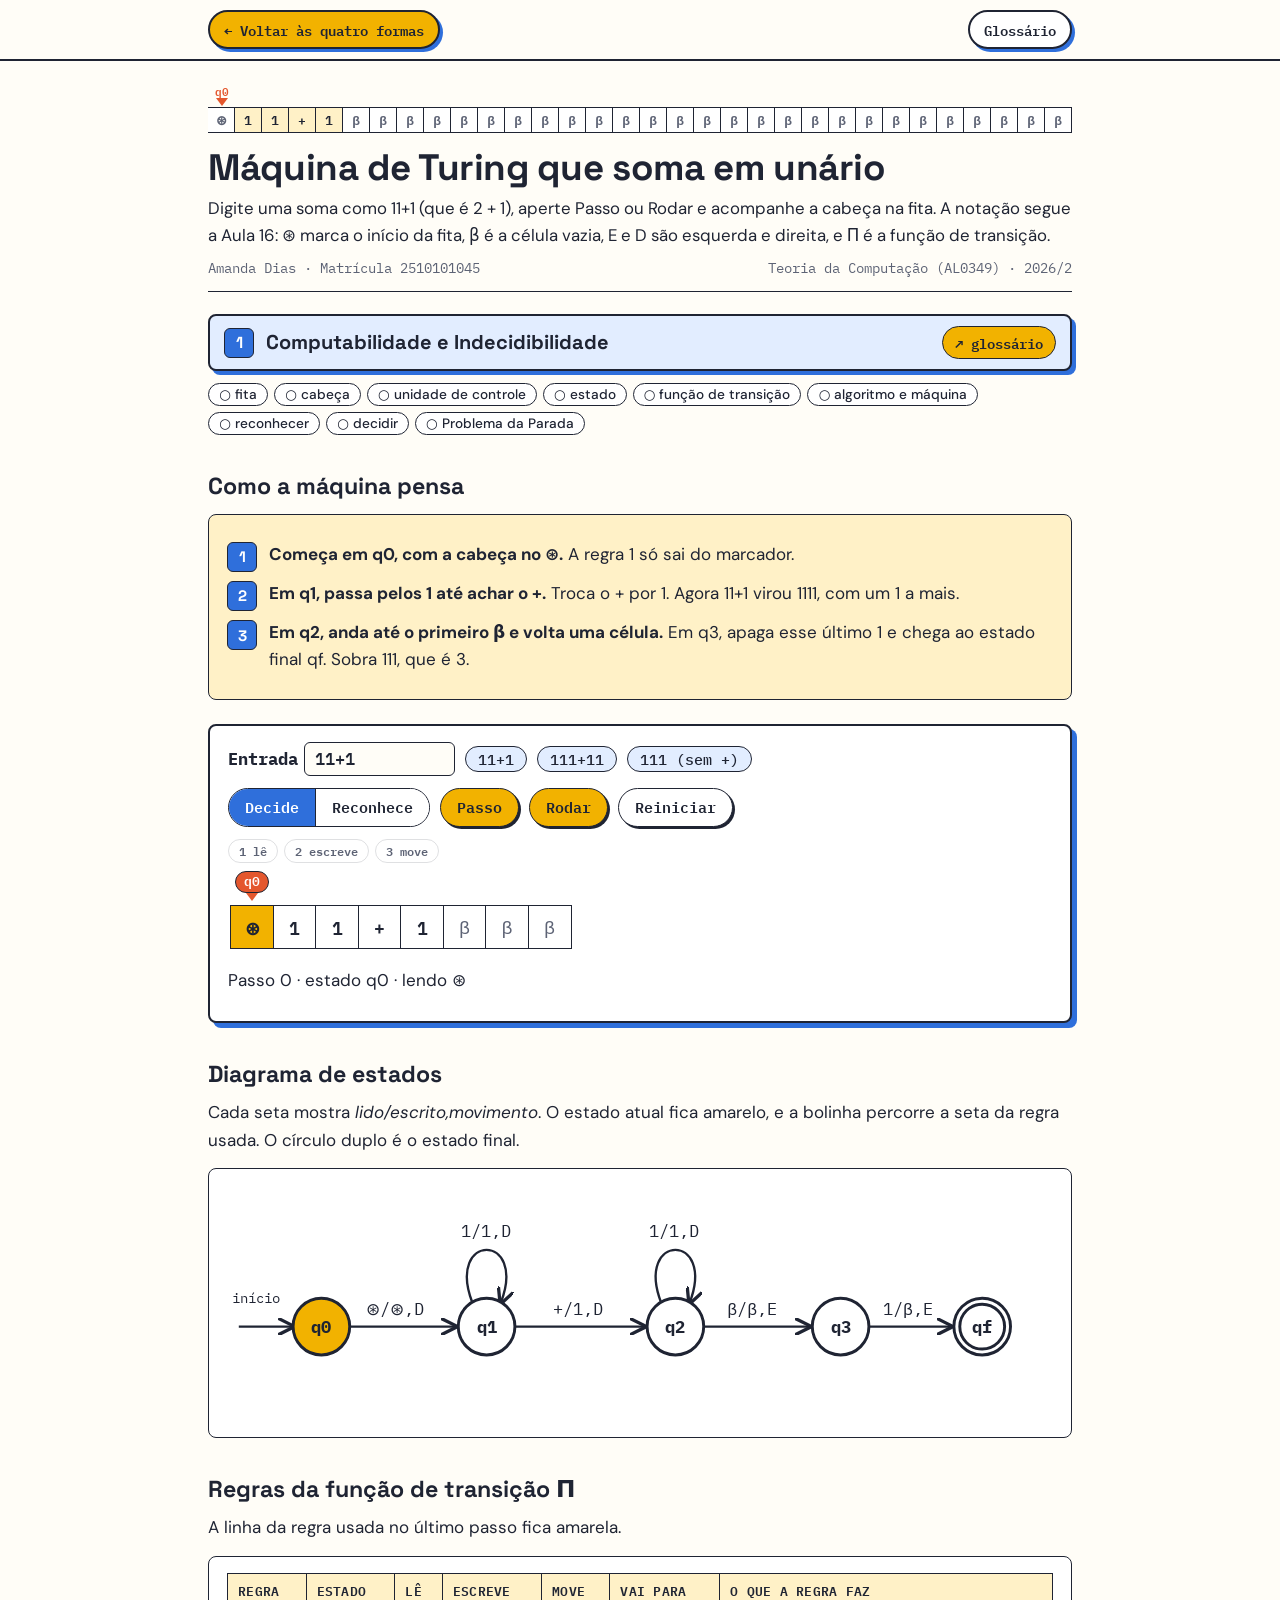
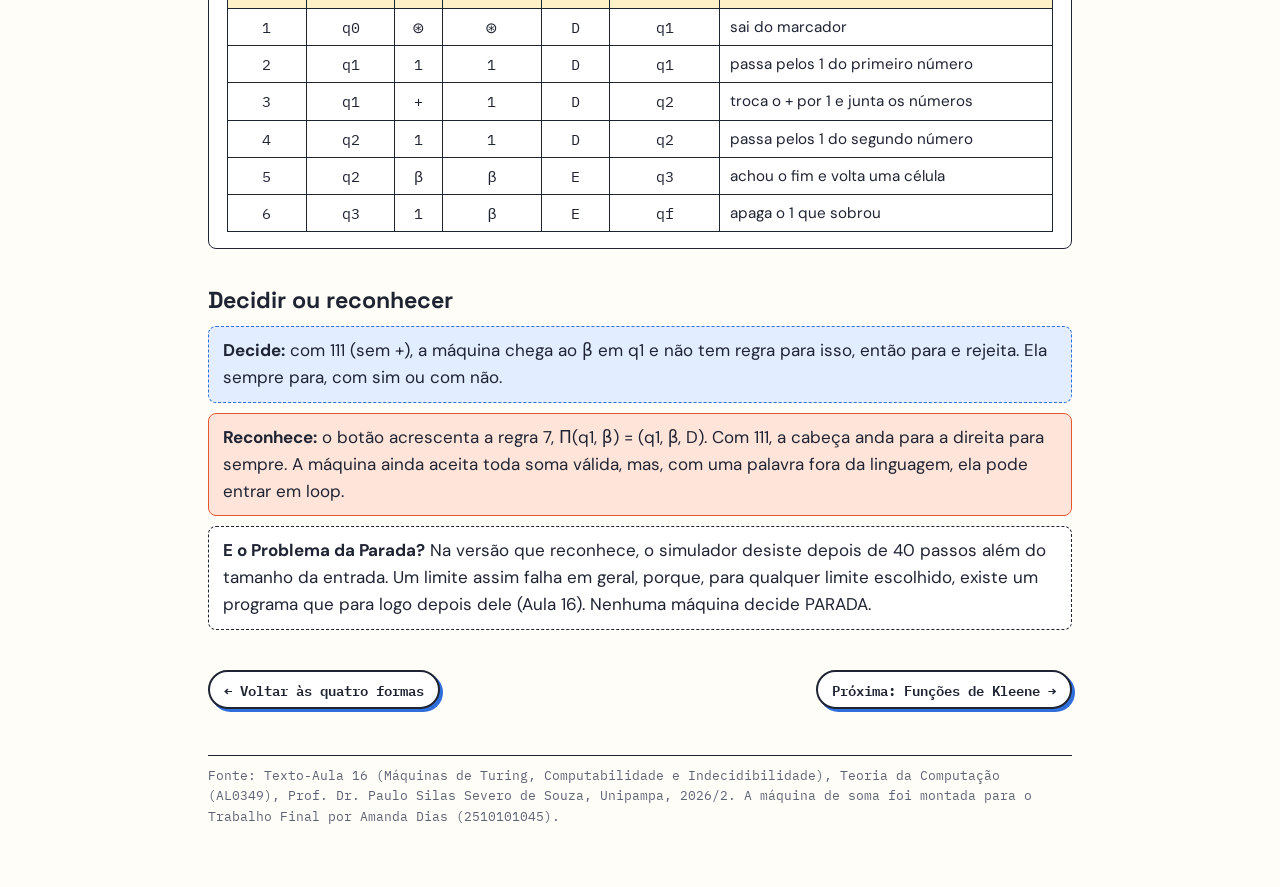
<file: mt.html>
<!doctype html>
<!-- Simulador de uma Máquina de Turing que soma números em unário (11+1 vira 111). Material interativo do Trabalho Final de Teoria da Computação (AL0349), com a notação da Aula 16: ⊛, β, E, D e Π. -->
<html lang="pt-BR">
  <head>
    <meta charset="utf-8" />
    <meta name="viewport" content="width=device-width, initial-scale=1" />
    <title>Máquina de Turing que soma | Teoria da Computação</title>
    <link rel="preconnect" href="https://fonts.googleapis.com" />
    <link rel="preconnect" href="https://fonts.gstatic.com" crossorigin />
    <link
      rel="stylesheet"
      href="https://fonts.googleapis.com/css2?family=DM+Sans:opsz,wght@9..40,400;9..40,500;9..40,600;9..40,700&family=IBM+Plex+Mono:wght@400;500;600&family=Noto+Sans+Math&family=Space+Grotesk:wght@500;700&display=swap"
    />
    <link rel="stylesheet" href="estilo.css" />
  </head>
  <body class="m-mt">
    <nav class="back" aria-label="Navegação">
      <a href="./">← Voltar<span class="long"> às quatro formas</span></a>
      <a href="glossario.html">Glossário</a>
    </nav>
    <div class="wrap">
      <header class="top">
        <div class="strip" aria-hidden="true">
          <span class="head">q0</span><i>⊛</i><i class="f">1</i
          ><i class="f">1</i><i class="f">+</i><i class="f">1</i><i>β</i><i>β</i
          ><i>β</i><i>β</i><i>β</i><i>β</i><i>β</i><i>β</i><i>β</i><i>β</i
          ><i>β</i><i>β</i><i>β</i><i>β</i><i>β</i><i>β</i><i>β</i><i>β</i
          ><i>β</i><i>β</i><i>β</i><i>β</i><i>β</i><i>β</i><i>β</i><i>β</i
          ><i>β</i><i>β</i>
        </div>
        <h1>Máquina de Turing que soma em unário</h1>
        <p class="lead">
          Digite uma soma como 11+1 (que é 2 + 1), aperte Passo ou Rodar e
          acompanhe a cabeça na fita. A notação segue a Aula 16: ⊛ marca o
          início da fita, β é a célula vazia, E e D são esquerda e direita, e Π
          é a função de transição.
        </p>
        <p class="meta">
          <span>Amanda Dias · Matrícula 2510101045</span
          ><span>Teoria da Computação (AL0349) · 2026/2</span>
        </p>
      </header>
      <div class="sec">
        <span class="badge">1</span>
        <h2>Computabilidade e Indecidibilidade</h2>
        <a class="pill" href="glossario.html#mt">↗ glossário</a>
      </div>
      <ul class="chips" aria-label="Conceitos">
        <li><a href="glossario.html#fita">fita</a></li>
        <li><a href="glossario.html#cabeca">cabeça</a></li>
        <li><a href="glossario.html#unidade-de-controle">unidade de controle</a></li>
        <li><a href="glossario.html#estado-mt">estado</a></li>
        <li><a href="glossario.html#funcao-de-transicao">função de transição</a></li>
        <li><a href="glossario.html#algoritmo-e-maquina">algoritmo e máquina</a></li>
        <li><a href="glossario.html#reconhecer">reconhecer</a></li>
        <li><a href="glossario.html#decidir">decidir</a></li>
        <li><a href="glossario.html#problema-da-parada">Problema da Parada</a></li>
      </ul>

      <h2>Como a máquina pensa</h2>
      <div class="card sun">
        <ol class="steps">
          <li>
            <b>Começa em q0, com a cabeça no ⊛.</b> A regra 1 só sai do
            marcador.
          </li>
          <li>
            <b>Em q1, passa pelos 1 até achar o +.</b> Troca o + por 1. Agora
            11+1 virou 1111, com um 1 a mais.
          </li>
          <li>
            <b>Em q2, anda até o primeiro β e volta uma célula.</b> Em q3, apaga
            esse último 1 e chega ao estado final qf. Sobra 111, que é 3.
          </li>
        </ol>
      </div>

      <section class="sim" aria-label="Simulador">
        <div class="row">
          <label
            ><b>Entrada</b
            ><input
              id="inp"
              type="text"
              value="11+1"
              spellcheck="false"
              autocomplete="off"
          /></label>
          <button class="ex" data-w="11+1">11+1</button>
          <button class="ex" data-w="111+11">111+11</button>
          <button class="ex" data-w="111">111 (sem +)</button>
        </div>
        <div class="row">
          <span class="mode" role="group" aria-label="Versão da máquina">
            <button id="mDec" aria-pressed="true">Decide</button>
            <button id="mRec" aria-pressed="false">Reconhece</button>
          </span>
          <button id="bStep" class="main">Passo</button>
          <button id="bRun" class="main">Rodar</button>
          <button id="bReset">Reiniciar</button>
        </div>
        <div class="tri" id="tri" aria-hidden="true">
          <span data-p="read">1 lê</span><span data-p="write">2 escreve</span
          ><span data-p="move">3 move</span>
        </div>
        <div class="tape" id="tapeBox" aria-label="Fita">
          <div class="cells" id="tape"></div>
          <div class="thead snap" id="head"></div>
        </div>
        <p class="status" id="status" aria-live="polite"></p>
        <div id="out" aria-live="polite"></div>
      </section>

      <h2>Diagrama de estados</h2>
      <p>
        Cada seta mostra <i>lido/escrito,movimento</i>. O estado atual fica
        amarelo, e a bolinha percorre a seta da regra usada. O círculo duplo é o
        estado final.
      </p>
      <div class="card">
        <svg
          viewBox="0 0 700 200"
          role="img"
          aria-label="Diagrama: q0 vai a q1 lendo ⊛, q1 repete lendo 1 e vai a q2 lendo +, q2 repete lendo 1 e vai a q3 lendo β, q3 vai a qf lendo 1"
        >
          <defs>
            <marker
              id="ar"
              viewBox="0 0 10 10"
              refX="9"
              refY="5"
              markerWidth="7"
              markerHeight="7"
              orient="auto-start-reverse"
            >
              <path
                d="M0 0 L10 5 L0 10"
                style="fill: none; stroke: #1f2433; stroke-width: 2"
              />
            </marker>
            <marker
              id="arc"
              viewBox="0 0 10 10"
              refX="9"
              refY="5"
              markerWidth="7"
              markerHeight="7"
              orient="auto-start-reverse"
            >
              <path
                d="M0 0 L10 5 L0 10"
                style="fill: none; stroke: #e4572e; stroke-width: 2"
              />
            </marker>
          </defs>
          <path d="M10 120 H56" marker-end="url(#ar)" />
          <text x="4" y="100" style="font-size: 12px">início</text>
          <path data-r="1" d="M104 120 H194" marker-end="url(#ar)" />
          <text data-r="1" x="118" y="110">⊛/⊛,D</text>
          <path data-r="3" d="M244 120 H354" marker-end="url(#ar)" />
          <text data-r="3" x="276" y="110">+/1,D</text>
          <path data-r="5" d="M404 120 H494" marker-end="url(#ar)" />
          <text data-r="5" x="424" y="110">β/β,E</text>
          <path data-r="6" d="M544 120 H614" marker-end="url(#ar)" />
          <text data-r="6" x="556" y="110">1/β,E</text>
          <path data-r="2" d="M208 100 C185 40 255 40 232 100" marker-end="url(#ar)" />
          <text data-r="2" x="198" y="44">1/1,D</text>
          <path data-r="4" d="M368 100 C345 40 415 40 392 100" marker-end="url(#ar)" />
          <text data-r="4" x="358" y="44">1/1,D</text>
          <g class="loopr" id="loopEdge" hidden>
            <path
              data-r="7"
              d="M200 140 C170 190 270 190 240 140"
              marker-end="url(#arc)"
            />
            <text data-r="7" x="196" y="172">β/β,D</text>
          </g>
          <g class="st" data-q="q0">
            <circle cx="80" cy="120" r="24" />
            <text x="80" y="120">q0</text>
          </g>
          <g class="st" data-q="q1">
            <circle cx="220" cy="120" r="24" />
            <text x="220" y="120">q1</text>
          </g>
          <g class="st" data-q="q2">
            <circle cx="380" cy="120" r="24" />
            <text x="380" y="120">q2</text>
          </g>
          <g class="st" data-q="q3">
            <circle cx="520" cy="120" r="24" />
            <text x="520" y="120">q3</text>
          </g>
          <g class="st" data-q="qf">
            <circle cx="640" cy="120" r="24" />
            <circle cx="640" cy="120" r="19" style="fill: none" />
            <text x="640" y="120">qf</text>
          </g>
          <circle class="tok" id="tok" r="7" hidden />
        </svg>
      </div>

      <h2>Regras da função de transição Π</h2>
      <p>A linha da regra usada no último passo fica amarela.</p>
      <div class="card">
        <table>
          <thead>
            <tr>
              <th>Regra</th>
              <th>Estado</th>
              <th>Lê</th>
              <th>Escreve</th>
              <th>Move</th>
              <th>Vai para</th>
              <th>O que a regra faz</th>
            </tr>
          </thead>
          <tbody id="rules"></tbody>
        </table>
      </div>

      <h2>Decidir ou reconhecer</h2>
      <div class="why">
        <b>Decide:</b> com 111 (sem +), a máquina chega ao β em q1 e não tem
        regra para isso, então para e rejeita. Ela sempre para, com sim ou com
        não.
      </div>
      <div class="check">
        <b>Reconhece:</b> o botão acrescenta a regra 7, Π(q1, β) = (q1, β, D).
        Com 111, a cabeça anda para a direita para sempre. A máquina ainda
        aceita toda soma válida, mas, com uma palavra fora da linguagem, ela
        pode entrar em loop.
      </div>
      <div class="say">
        <b>E o Problema da Parada?</b> Na versão que reconhece, o simulador
        desiste depois de 40 passos além do tamanho da entrada. Um limite assim
        falha em geral, porque, para qualquer limite escolhido, existe um
        programa que para logo depois dele (Aula 16). Nenhuma máquina decide
        PARADA.
      </div>

      <nav class="next" aria-label="Fim da página">
        <a href="./">← Voltar<span class="long"> às quatro formas</span></a>
        <a href="kleene.html">Próxima: Funções de Kleene →</a>
      </nav>
      <footer>
        Fonte: Texto-Aula 16 (Máquinas de Turing, Computabilidade e
        Indecidibilidade), Teoria da Computação (AL0349), Prof. Dr. Paulo Silas
        Severo de Souza, Unipampa, 2026/2. A máquina de soma foi montada para o
        Trabalho Final por Amanda Dias (2510101045).
      </footer>
    </div>

    <script>
      // Regras da MT. "rec" marca a regra que só existe na versão que reconhece.
      const RULES = [
        {
          id: 1,
          q: "q0",
          r: "⊛",
          w: "⊛",
          m: "D",
          n: "q1",
          txt: "sai do marcador",
        },
        {
          id: 2,
          q: "q1",
          r: "1",
          w: "1",
          m: "D",
          n: "q1",
          txt: "passa pelos 1 do primeiro número",
        },
        {
          id: 3,
          q: "q1",
          r: "+",
          w: "1",
          m: "D",
          n: "q2",
          txt: "troca o + por 1 e junta os números",
        },
        {
          id: 4,
          q: "q2",
          r: "1",
          w: "1",
          m: "D",
          n: "q2",
          txt: "passa pelos 1 do segundo número",
        },
        {
          id: 5,
          q: "q2",
          r: "β",
          w: "β",
          m: "E",
          n: "q3",
          txt: "achou o fim e volta uma célula",
        },
        {
          id: 6,
          q: "q3",
          r: "1",
          w: "β",
          m: "E",
          n: "qf",
          txt: "apaga o 1 que sobrou",
        },
        {
          id: 7,
          q: "q1",
          r: "β",
          w: "β",
          m: "D",
          n: "q1",
          txt: "sem +, anda para a direita para sempre",
          rec: true,
        },
      ];
      const FINAL = "qf";
      const EXTRA = 40;
      const $ = (id) => document.getElementById(id);
      const REDUCE = matchMedia("(prefers-reduced-motion: reduce)").matches;
      // M.gen muda a cada Reiniciar. Uma animação antiga vê o número novo e para.
      const M = {
        tape: [],
        inLen: 0,
        pos: 0,
        q: "q0",
        shownQ: "q0",
        sym: null,
        steps: 0,
        done: null,
        last: null,
        phase: null,
        rec: false,
        running: false,
        busy: false,
        gen: 0,
      };

      function active(r) {
        return !r.rec || M.rec;
      }

      // Tempo de cada fase. Rodar fica mais rápido que Passo.
      function pace() {
        if (REDUCE) return 0;
        return M.running ? 170 : 330;
      }

      function wait(ms, g) {
        return new Promise((ok) => setTimeout(ok, ms)).then(() => {
          if (g !== M.gen) throw "stop";
        });
      }

      // Leva a bolinha pela seta da regra usada no diagrama.
      function travel(id, ms, g) {
        const path = document.querySelector(`path[data-r="${id}"]`);
        const tok = $("tok");
        if (!ms || !path) return Promise.resolve();
        const len = path.getTotalLength();
        tok.hidden = false;
        return new Promise((ok) => {
          const t0 = performance.now();
          let ended = false;
          // O relógio garante o fim mesmo com a aba escondida, quando o navegador pausa os quadros.
          const end = () => {
            if (ended) return;
            ended = true;
            tok.hidden = true;
            ok();
          };
          setTimeout(end, ms + 60);
          function frame(now) {
            if (ended) return;
            const t = Math.min((now - t0) / ms, 1);
            const p = path.getPointAtLength(len * t);
            tok.setAttribute("cx", p.x);
            tok.setAttribute("cy", p.y);
            if (t < 1 && g === M.gen) requestAnimationFrame(frame);
            else end();
          }
          requestAnimationFrame(frame);
        }).then(() => {
          if (g !== M.gen) throw "stop";
        });
      }

      function reset() {
        stop();
        M.gen += 1;
        M.busy = false;
        const w = $("inp").value.replace(/\s/g, "");
        M.tape = ["⊛", ...w, "β", "β", "β"];
        M.inLen = w.length;
        M.pos = 0;
        M.q = "q0";
        M.shownQ = "q0";
        M.steps = 0;
        M.last = null;
        M.phase = null;
        M.done = /^[1+]*$/.test(w) ? null : "bad";
        $("tok").hidden = true;
        $("head").classList.add("snap");
        render();
      }

      // Um passo tem três fases: lê o símbolo, escreve, move a cabeça.
      async function step() {
        if (M.done || M.busy) return;
        const g = M.gen;
        M.busy = true;
        try {
          const sym = M.tape[M.pos];
          const rule = RULES.find(
            (r) => active(r) && r.q === M.q && r.r === sym,
          );
          if (!rule) {
            M.done = "rej";
            return;
          }
          M.sym = sym;
          M.last = rule;
          M.phase = "read";
          render();
          await wait(pace(), g);
          M.tape[M.pos] = rule.w;
          M.phase = "write";
          render();
          await wait(pace(), g);
          M.pos += rule.m === "D" ? 1 : -1;
          M.q = rule.n;
          M.steps += 1;
          M.phase = "move";
          while (M.tape.length < M.pos + 3) M.tape.push("β");
          render();
          await travel(rule.id, pace() * 1.4, g);
          M.shownQ = M.q;
          M.phase = null;
          if (M.pos < 0) M.done = "left";
          else if (M.q === FINAL) M.done = "acc";
          else if (M.rec && M.steps >= M.inLen + EXTRA) M.done = "limit";
        } catch (e) {
          if (e !== "stop") throw e;
        } finally {
          if (g === M.gen) {
            M.busy = false;
            render();
          }
        }
      }

      async function run() {
        if (M.running) return stop();
        if (M.done) reset();
        const g = M.gen;
        M.running = true;
        $("bRun").textContent = "Pausar";
        while (M.running && !M.done && g === M.gen) {
          await step();
          await wait(REDUCE ? 120 : 220, g).catch(() => {});
        }
        if (g === M.gen) stop();
      }

      function stop() {
        M.running = false;
        $("bRun").textContent = "Rodar";
      }

      function ruleText(r) {
        return `regra ${r.id}: Π(${r.q}, ${r.r}) = (${r.n}, ${r.w}, ${r.m})`;
      }

      function result() {
        const ones = M.tape.filter((s) => s === "1").length;
        const word = M.tape.filter((s) => s === "1").join("");
        const msg = {
          acc: `<div class="ans">Aceita em ${M.steps} passos. A fita ficou com ${word || "nenhum 1"}, que é ${ones}.</div>`,
          rej: `<div class="check"><b>Rejeita.</b> Em ${M.q}, lendo ${M.tape[M.pos]}, não há regra, então a máquina para e responde não.</div>`,
          left: `<div class="check"><b>Rejeita.</b> A cabeça saiu da fita pela esquerda.</div>`,
          limit: `<div class="check"><b>Entrou em loop.</b> Já são ${M.steps} passos e a regra 7 continua mandando a cabeça para a direita. A máquina nunca para sozinha, então o simulador desistiu.</div>`,
          bad: `<div class="check"><b>Entrada fora do alfabeto.</b> Use só 1 e +, como 11+1.</div>`,
        };
        return M.done ? msg[M.done] : "";
      }

      function statusText() {
        const r = M.last;
        if (M.phase === "read")
          return `Em ${r.q}, a cabeça lê ${M.sym}. Vale a ${ruleText(r)}.`;
        if (M.phase === "write")
          return r.w === M.sym
            ? `Escreve ${r.w} por cima do ${M.sym}, então a célula fica igual.`
            : `Escreve ${r.w} no lugar de ${M.sym}.`;
        if (M.phase === "move")
          return `Move a cabeça para a ${r.m === "D" ? "direita" : "esquerda"} e vai para ${r.n}.`;
        return (
          `Passo ${M.steps} · estado ${M.q} · lendo ${M.tape[M.pos] ?? "fora da fita"}` +
          (r ? ` · usou a ${ruleText(r)}` : "")
        );
      }

      // A cabeça é uma peça só. Ela desliza até a célula atual.
      function placeHead() {
        const head = $("head");
        const cell = $("tape").children[M.pos];
        head.hidden = !cell || M.done === "bad";
        if (head.hidden) return;
        head.textContent = M.q;
        head.style.left = cell.offsetLeft + cell.offsetWidth / 2 + "px";
        const box = $("tapeBox");
        const want = cell.offsetLeft - box.clientWidth / 2;
        box.scrollTo({ left: want, behavior: REDUCE ? "auto" : "smooth" });
        if (head.classList.contains("snap"))
          requestAnimationFrame(() => head.classList.remove("snap"));
      }

      function render() {
        const readAt = M.phase === "read" || M.phase === "write";
        $("tape").innerHTML = M.tape
          .map((s, i) => {
            let c = "cell";
            if (s === "β") c += " blank";
            if (i === M.pos && M.done !== "bad") c += " cur";
            if (i === M.pos && readAt) c += " read";
            if (i === M.pos && M.phase === "write") c += " wrote";
            return `<div class="${c}">${s}</div>`;
          })
          .join("");
        placeHead();
        $("status").textContent = M.done === "bad" ? "" : statusText();
        $("out").innerHTML = M.busy ? "" : result();
        document
          .querySelectorAll("#tri span")
          .forEach((s) => s.classList.toggle("on", s.dataset.p === M.phase));
        document
          .querySelectorAll(".st")
          .forEach((g) => g.classList.toggle("on", g.dataset.q === M.shownQ));
        document.querySelectorAll("[data-r]").forEach((el) => {
          const on = !!M.last && Number(el.dataset.r) === M.last.id;
          el.classList.toggle("use", on);
          if (el.tagName === "path" && el.dataset.r !== "7")
            el.setAttribute("marker-end", on ? "url(#arc)" : "url(#ar)");
        });
        $("rules").innerHTML = RULES.filter(active)
          .map(
            (r) =>
              `<tr class="${M.last && M.last.id === r.id ? "hit" : ""}"><td class="c">${r.id}</td><td class="c">${r.q}</td><td class="c">${r.r}</td><td class="c">${r.w}</td><td class="c">${r.m}</td><td class="c">${r.n}</td><td>${r.txt}</td></tr>`,
          )
          .join("");
        $("loopEdge").toggleAttribute("hidden", !M.rec);
        $("bStep").disabled = !!M.done || M.busy;
      }

      function setMode(rec) {
        M.rec = rec;
        $("mDec").setAttribute("aria-pressed", String(!rec));
        $("mRec").setAttribute("aria-pressed", String(rec));
        reset();
      }

      $("bStep").onclick = () => {
        stop();
        step();
      };
      $("bRun").onclick = run;
      $("bReset").onclick = reset;
      $("inp").oninput = reset;
      $("mDec").onclick = () => setMode(false);
      $("mRec").onclick = () => setMode(true);
      document.querySelectorAll("button.ex").forEach((b) => {
        b.onclick = () => {
          $("inp").value = b.dataset.w;
          reset();
        };
      });
      addEventListener("resize", placeHead);
      reset();
    </script>
  </body>
</html>
</file>
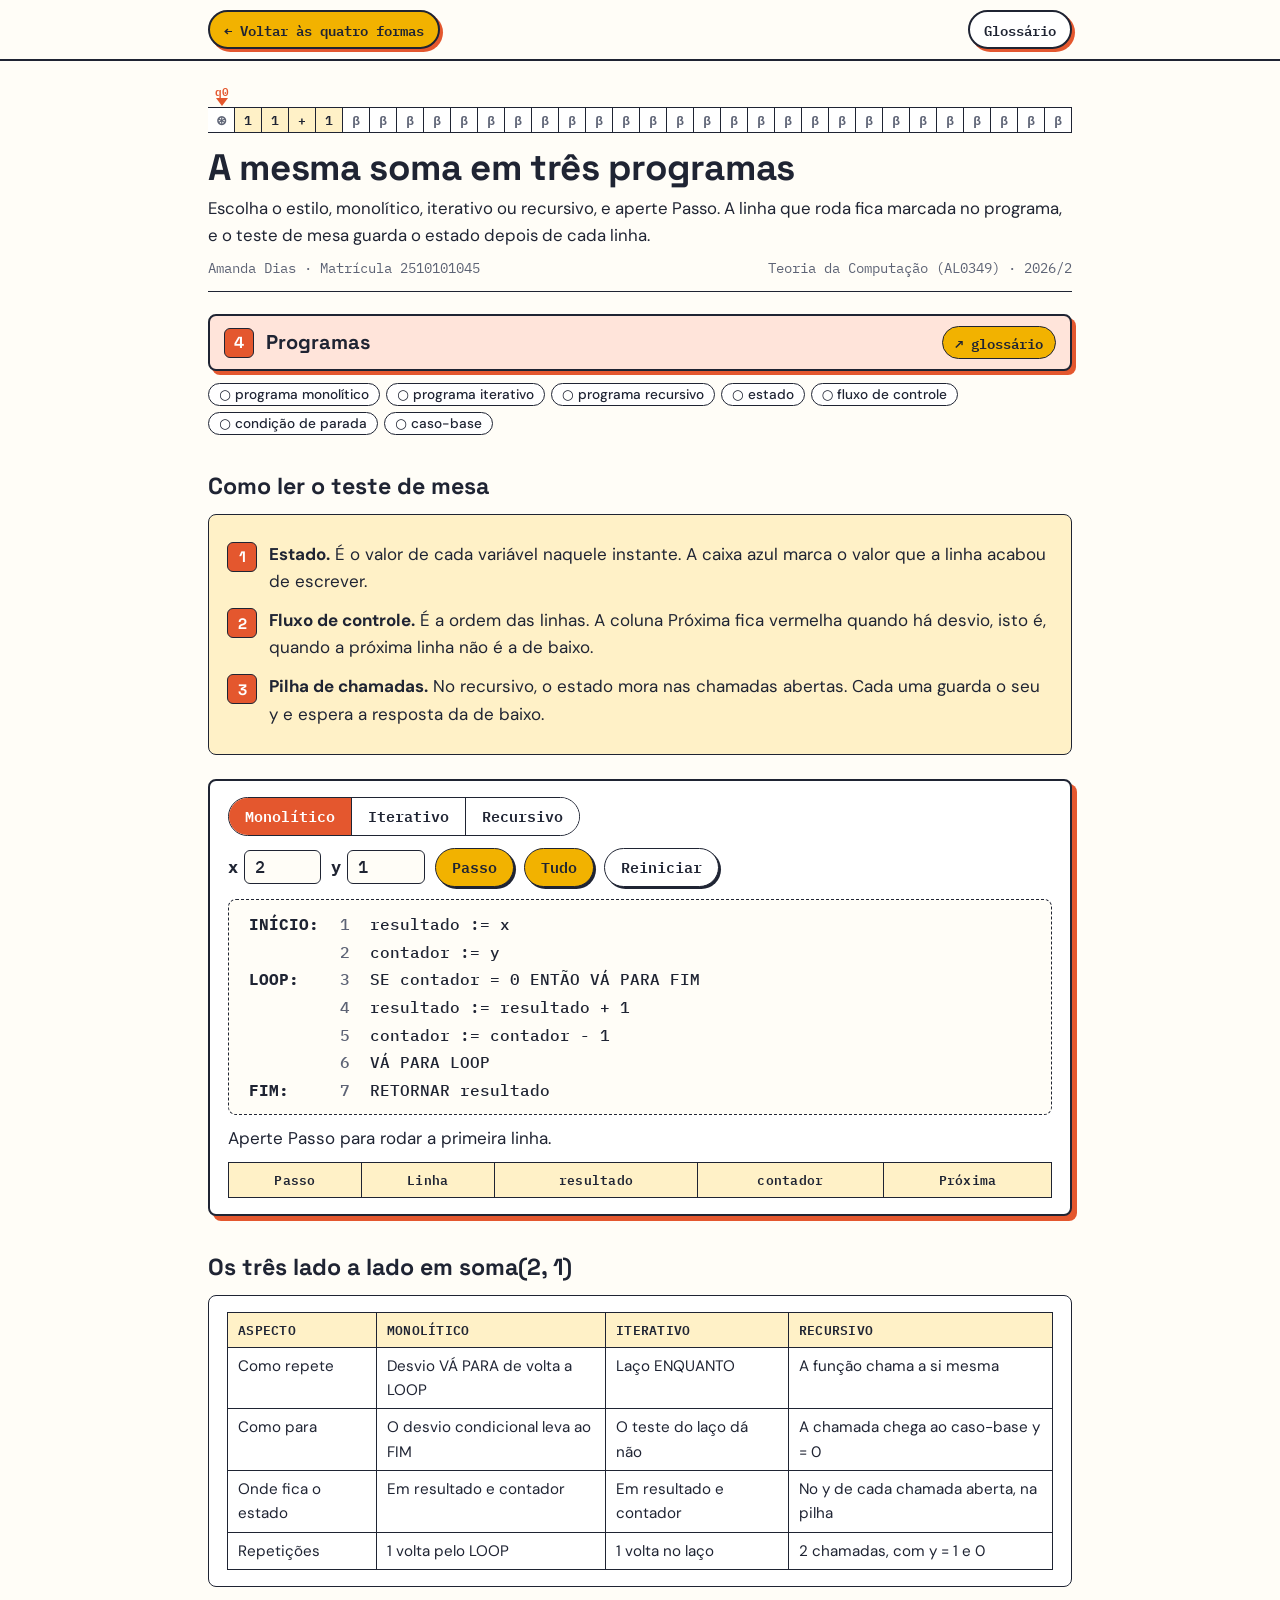
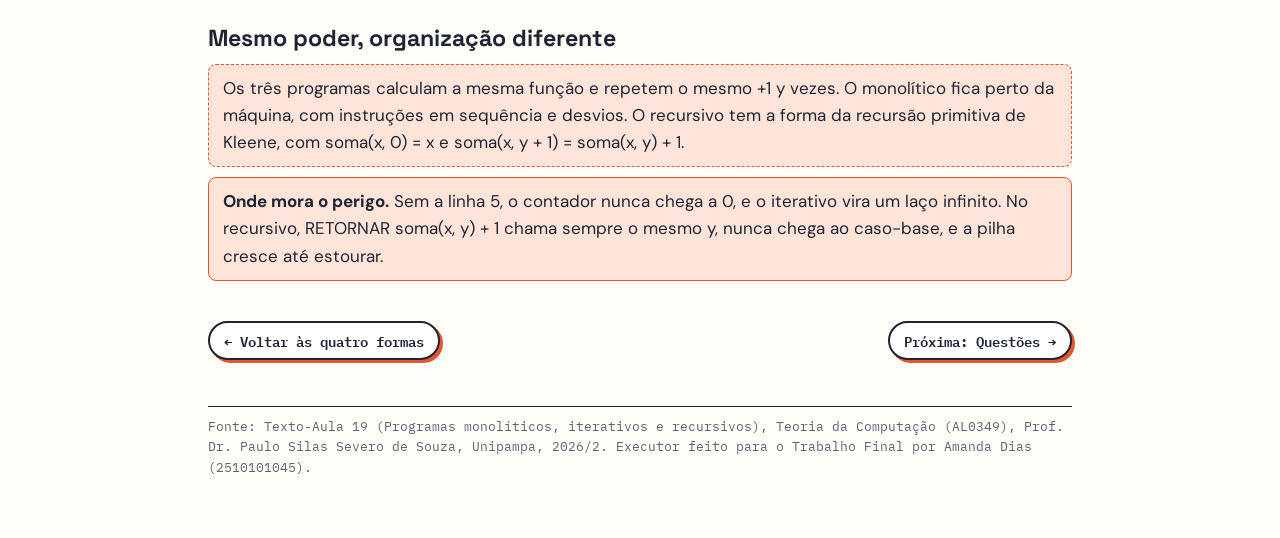
<file: programas.html>
<!doctype html>
<!-- Soma em três estilos de programa (monolítico, iterativo e recursivo), com teste de mesa passo a passo e pilha de chamadas, na notação da Aula 19. Material interativo do Trabalho Final de Teoria da Computação (AL0349). -->
<html lang="pt-BR">
  <head>
    <meta charset="utf-8" />
    <meta name="viewport" content="width=device-width, initial-scale=1" />
    <title>Soma em três programas | Teoria da Computação</title>
    <link rel="preconnect" href="https://fonts.googleapis.com" />
    <link rel="preconnect" href="https://fonts.gstatic.com" crossorigin />
    <link
      rel="stylesheet"
      href="https://fonts.googleapis.com/css2?family=DM+Sans:opsz,wght@9..40,400;9..40,500;9..40,600;9..40,700&family=IBM+Plex+Mono:wght@400;500;600&family=Noto+Sans+Math&family=Space+Grotesk:wght@500;700&display=swap"
    />
    <link rel="stylesheet" href="estilo.css" />
  </head>
  <body class="m-prog">
    <nav class="back" aria-label="Navegação">
      <a href="./">← Voltar<span class="long"> às quatro formas</span></a>
      <a href="glossario.html">Glossário</a>
    </nav>
    <div class="wrap">
      <header class="top">
        <div class="strip" aria-hidden="true">
          <span class="head">q0</span><i>⊛</i><i class="f">1</i
          ><i class="f">1</i><i class="f">+</i><i class="f">1</i><i>β</i><i>β</i
          ><i>β</i><i>β</i><i>β</i><i>β</i><i>β</i><i>β</i><i>β</i><i>β</i
          ><i>β</i><i>β</i><i>β</i><i>β</i><i>β</i><i>β</i><i>β</i><i>β</i
          ><i>β</i><i>β</i><i>β</i><i>β</i><i>β</i><i>β</i><i>β</i><i>β</i
          ><i>β</i><i>β</i>
        </div>
        <h1>A mesma soma em três programas</h1>
        <p class="lead">
          Escolha o estilo, monolítico, iterativo ou recursivo, e aperte Passo.
          A linha que roda fica marcada no programa, e o teste de mesa guarda o
          estado depois de cada linha.
        </p>
        <p class="meta">
          <span>Amanda Dias · Matrícula 2510101045</span
          ><span>Teoria da Computação (AL0349) · 2026/2</span>
        </p>
      </header>
      <div class="sec">
        <span class="badge">4</span>
        <h2>Programas</h2>
        <a class="pill" href="glossario.html#programas">↗ glossário</a>
      </div>
      <ul class="chips" aria-label="Conceitos">
        <li><a href="glossario.html#programa-monolitico">programa monolítico</a></li>
        <li><a href="glossario.html#programa-iterativo">programa iterativo</a></li>
        <li><a href="glossario.html#programa-recursivo">programa recursivo</a></li>
        <li><a href="glossario.html#estado-programa">estado</a></li>
        <li><a href="glossario.html#fluxo-de-controle">fluxo de controle</a></li>
        <li><a href="glossario.html#condicao-de-parada">condição de parada</a></li>
        <li><a href="glossario.html#caso-base">caso-base</a></li>
      </ul>

      <h2>Como ler o teste de mesa</h2>
      <div class="card sun">
        <ol class="steps">
          <li>
            <b>Estado.</b> É o valor de cada variável naquele instante. A caixa
            azul marca o valor que a linha acabou de escrever.
          </li>
          <li>
            <b>Fluxo de controle.</b> É a ordem das linhas. A coluna Próxima
            fica vermelha quando há desvio, isto é, quando a próxima linha não é
            a de baixo.
          </li>
          <li>
            <b>Pilha de chamadas.</b> No recursivo, o estado mora nas chamadas
            abertas. Cada uma guarda o seu y e espera a resposta da de baixo.
          </li>
        </ol>
      </div>

      <section class="sim" id="sim" aria-label="Executor">
        <div class="row">
          <div class="mode" role="group" aria-label="Estilo do programa">
            <button data-s="mono" aria-pressed="true">Monolítico</button>
            <button data-s="iter" aria-pressed="false">Iterativo</button>
            <button data-s="rec" aria-pressed="false">Recursivo</button>
          </div>
        </div>
        <div class="row">
          <label
            ><b>x</b><input id="x" type="number" min="0" max="20" value="2"
          /></label>
          <label
            ><b>y</b><input id="y" type="number" min="0" max="8" value="1"
          /></label>
          <button id="bStep" class="main">Passo</button>
          <button id="bAll" class="main">Tudo</button>
          <button id="bReset">Reiniciar</button>
        </div>
        <div class="two">
          <div class="prog" id="prog"></div>
          <div id="side"></div>
        </div>
        <p class="status" id="status" aria-live="polite"></p>
        <div id="table"></div>
        <div id="out" aria-live="polite"></div>
      </section>

      <h2>Os três lado a lado em soma(2, 1)</h2>
      <div class="card">
        <table>
          <tr>
            <th>Aspecto</th>
            <th>Monolítico</th>
            <th>Iterativo</th>
            <th>Recursivo</th>
          </tr>
          <tr>
            <td>Como repete</td>
            <td>Desvio VÁ PARA de volta a LOOP</td>
            <td>Laço ENQUANTO</td>
            <td>A função chama a si mesma</td>
          </tr>
          <tr>
            <td>Como para</td>
            <td>O desvio condicional leva ao FIM</td>
            <td>O teste do laço dá não</td>
            <td>A chamada chega ao caso-base y = 0</td>
          </tr>
          <tr>
            <td>Onde fica o estado</td>
            <td>Em resultado e contador</td>
            <td>Em resultado e contador</td>
            <td>No y de cada chamada aberta, na pilha</td>
          </tr>
          <tr>
            <td>Repetições</td>
            <td>1 volta pelo LOOP</td>
            <td>1 volta no laço</td>
            <td>2 chamadas, com y = 1 e 0</td>
          </tr>
        </table>
      </div>

      <h2>Mesmo poder, organização diferente</h2>
      <div class="why">
        Os três programas calculam a mesma função e repetem o mesmo +1 y vezes.
        O monolítico fica perto da máquina, com instruções em sequência e
        desvios. O recursivo tem a forma da recursão primitiva de Kleene, com
        soma(x, 0) = x e soma(x, y + 1) = soma(x, y) + 1.
      </div>
      <div class="check">
        <b>Onde mora o perigo.</b> Sem a linha 5, o contador nunca chega a 0, e
        o iterativo vira um laço infinito. No recursivo, RETORNAR soma(x, y) + 1
        chama sempre o mesmo y, nunca chega ao caso-base, e a pilha cresce até
        estourar.
      </div>

      <nav class="next" aria-label="Fim da página">
        <a href="./">← Voltar<span class="long"> às quatro formas</span></a>
        <a href="questoes.html">Próxima: Questões →</a>
      </nav>
      <footer>
        Fonte: Texto-Aula 19 (Programas monolíticos, iterativos e recursivos),
        Teoria da Computação (AL0349), Prof. Dr. Paulo Silas Severo de Souza,
        Unipampa, 2026/2. Executor feito para o Trabalho Final por Amanda Dias
        (2510101045).
      </footer>
    </div>

    <script>
      // Cada estilo gera uma lista de eventos. O passo k mostra os eventos 0 a k - 1.
      const $ = (id) => document.getElementById(id);
      const PROGS = {
        mono: [
          ["INÍCIO:", "1", "resultado := x"],
          ["", "2", "contador := y"],
          ["LOOP:", "3", "SE contador = 0 ENTÃO VÁ PARA FIM"],
          ["", "4", "resultado := resultado + 1"],
          ["", "5", "contador := contador - 1"],
          ["", "6", "VÁ PARA LOOP"],
          ["FIM:", "7", "RETORNAR resultado"],
        ],
        iter: [
          ["", "1", "resultado := x"],
          ["", "2", "contador := y"],
          ["", "3", "ENQUANTO contador ≠ 0 FAÇA"],
          ["", "4", "    resultado := resultado + 1"],
          ["", "5", "    contador := contador - 1"],
          ["", "6", "FIM ENQUANTO"],
          ["", "7", "RETORNAR resultado"],
        ],
        rec: [
          ["", "", "função soma(x, y)"],
          ["", "", "    SE y = 0 ENTÃO"],
          ["", "", "        RETORNAR x"],
          ["", "", "    SENÃO"],
          ["", "", "        RETORNAR soma(x, y - 1) + 1"],
          ["", "", "    FIM SE"],
          ["", "", "fim função"],
        ],
      };
      const S = { style: "mono", x: 2, y: 1, k: 0, ev: [] };

      function clamp(v, max) {
        const n = Math.floor(Number(v));
        return Number.isFinite(n) ? Math.min(Math.max(n, 0), max) : 0;
      }

      // Monolítico e iterativo têm o mesmo fluxo de controle, linha a linha.
      function loopEvents(x, y, mono) {
        const ev = [];
        let r = x;
        let c = y;
        ev.push({
          ln: 1,
          r,
          c: "",
          w: "r",
          next: 2,
          say: `resultado recebe x = ${x}.`,
        });
        ev.push({
          ln: 2,
          r,
          c,
          w: "c",
          next: 3,
          say: `contador recebe y = ${y}.`,
        });
        while (true) {
          if (c === 0) {
            ev.push({
              ln: 3,
              r,
              c,
              next: 7,
              say: mono
                ? "O teste contador = 0 dá sim. O desvio condicional pula para FIM."
                : "O teste contador ≠ 0 dá não. O laço termina e a máquina vai para a linha 7.",
            });
            break;
          }
          ev.push({
            ln: 3,
            r,
            c,
            next: 4,
            say: mono
              ? "O teste contador = 0 dá não. A máquina segue para a linha de baixo."
              : "O teste contador ≠ 0 dá sim. A máquina entra no corpo do laço.",
          });
          r++;
          ev.push({
            ln: 4,
            r,
            c,
            w: "r",
            next: 5,
            say: `resultado ganha +1 e vale ${r}.`,
          });
          c--;
          ev.push({
            ln: 5,
            r,
            c,
            w: "c",
            next: 6,
            say: `contador perde 1 e vale ${c}.`,
          });
          ev.push({
            ln: 6,
            r,
            c,
            next: 3,
            say: mono
              ? "Desvio incondicional. VÁ PARA LOOP volta sempre para a linha 3."
              : "FIM ENQUANTO manda a máquina de volta ao teste da linha 3.",
          });
        }
        ev.push({ ln: 7, r, c, next: "fim", say: `RETORNAR devolve ${r}.` });
        return ev;
      }

      // Recursivo: descida abre uma chamada por linha, subida preenche os traços.
      function recEvents(x, y) {
        const ev = [];
        for (let d = 0; d <= y; d++) {
          const yy = y - d;
          ev.push({
            up: false,
            d,
            ln: yy === 0 ? 3 : 5,
            say:
              yy === 0
                ? `soma(${x}, 0) chega ao caso-base e devolve x = ${x} direto.`
                : `soma(${x}, ${yy}) não sabe a resposta. Ela chama soma(${x}, ${yy - 1}) e espera.`,
          });
        }
        for (let d = y - 1; d >= 0; d--) {
          const yy = y - d;
          ev.push({
            up: true,
            d,
            ln: 5,
            say: `soma(${x}, ${yy - 1}) devolveu ${x + yy - 1}. soma(${x}, ${yy}) soma 1 e devolve ${x + yy}.`,
          });
        }
        return ev;
      }

      function build() {
        S.ev =
          S.style === "rec"
            ? recEvents(S.x, S.y)
            : loopEvents(S.x, S.y, S.style === "mono");
      }

      function progHtml(now) {
        return PROGS[S.style]
          .map(([lab, num, txt], i) => {
            const on = now === i + 1 ? " now" : "";
            const n =
              S.style === "rec" ? "" : `<span class="num">${num}</span>`;
            const l =
              S.style === "mono" ? `<span class="lab">${lab}</span>` : "";
            return `<div class="pl${on}">${l}${n}<span>${txt}</span></div>`;
          })
          .join("");
      }

      function mesaHtml() {
        const rows = S.ev.slice(0, S.k).map((e, i) => {
          const cell = (v, key) =>
            e.w === key ? `<span class="new">${v}</span>` : v;
          const jump = e.next !== "fim" && e.next !== e.ln + 1;
          const nx = e.next === "fim" ? "fim" : e.next;
          return `<tr class="${i === S.k - 1 ? "now" : ""}"><td>${i + 1}</td><td>${e.ln}</td><td>${cell(e.r, "r")}</td><td>${cell(e.c, "c")}</td><td${jump ? ' class="jump"' : ""}>${nx}</td></tr>`;
        });
        return `<div class="mesa"><table><tr><th>Passo</th><th>Linha</th><th>resultado</th><th>contador</th><th>Próxima</th></tr>${rows.join("")}</table></div>`;
      }

      // Linha i (0 = topo) do roteiro recursivo, igual ao roteiro de linhas da Aula 19.
      function recLine(i, cur) {
        const yy = S.y - i;
        const pad = "[" + String(i + 1).padStart(2, "0") + "]";
        const head = `<span class="n">${pad}</span>soma(${S.x}, ${yy})`;
        if (yy === 0) return head + ` = <span class="fill">${S.x}</span>`;
        const open = ` = soma(${S.x}, ${yy - 1}) + 1`;
        const filled = cur.up ? cur.d <= i : false;
        if (!filled || S.k <= S.y + 1)
          return head + open + ` = <span class="blank">___</span> + 1`;
        const below = S.x + yy - 1;
        return (
          head +
          open +
          ` = <span class="fill">${below}</span> + 1 = <span class="fill">${below + 1}</span>`
        );
      }

      function recHtml() {
        if (S.k === 0) return { lines: "", stack: "" };
        const cur = S.ev[S.k - 1];
        const shown = Math.min(S.k, S.y + 1);
        let lines = "";
        for (let i = 0; i < shown; i++) {
          const ind = i * 1.4;
          lines += `<div class="ln${i === cur.d ? " now" : ""}" style="margin-left:${ind}em">${recLine(i, cur)}</div>`;
        }
        let stack = "";
        for (let d = cur.d; d >= 0; d--) {
          const yy = S.y - d;
          const st = d === cur.d ? " top" : "";
          const wait =
            d === cur.d
              ? cur.up || yy === 0
                ? "devolvendo"
                : "chamando"
              : "esperando";
          stack += `<div class="frame${st}">soma(${S.x}, ${yy}), ${wait}</div>`;
        }
        return { lines, stack };
      }

      function render() {
        const sim = $("sim");
        sim.className = "sim " + S.style;
        document
          .querySelectorAll(".mode button")
          .forEach((b) =>
            b.setAttribute("aria-pressed", String(b.dataset.s === S.style)),
          );
        const cur = S.k ? S.ev[S.k - 1] : null;
        $("prog").innerHTML = progHtml(cur ? cur.ln : 0);
        $("status").textContent = cur
          ? cur.say
          : "Aperte Passo para rodar a primeira linha.";
        if (S.style === "rec") {
          const r = recHtml();
          $("side").innerHTML = r.stack
            ? `<h3>Pilha de chamadas</h3><div class="stack">${r.stack}</div>`
            : `<h3>Pilha de chamadas</h3><p>Vazia.</p>`;
          $("table").innerHTML = r.lines
            ? `<div class="routine">${r.lines}</div>`
            : "";
        } else {
          $("side").innerHTML = "";
          $("table").innerHTML = mesaHtml();
        }
        const done = S.k === S.ev.length;
        const sum = S.x + S.y;
        const vz = S.y === 1 ? "volta" : "voltas";
        const how = {
          mono: `com ${S.y} ${vz} pelo LOOP`,
          iter: `com ${S.y} ${vz} no laço`,
          rec: `com ${S.y + 1} ${S.y === 0 ? "chamada" : "chamadas"}`,
        }[S.style];
        $("out").innerHTML = done
          ? `<div class="ans">soma(${S.x}, ${S.y}) = ${sum}, ${how}.</div>`
          : "";
        $("bStep").disabled = done;
        $("bAll").disabled = done;
      }

      function reset() {
        S.x = clamp($("x").value, 20);
        S.y = clamp($("y").value, 8);
        $("x").value = S.x;
        $("y").value = S.y;
        S.k = 0;
        build();
        render();
      }

      $("bStep").onclick = () => {
        S.k = Math.min(S.k + 1, S.ev.length);
        render();
      };
      $("bAll").onclick = () => {
        S.k = S.ev.length;
        render();
      };
      $("bReset").onclick = reset;
      $("x").onchange = reset;
      $("y").onchange = reset;
      document.querySelectorAll(".mode button").forEach((b) => {
        b.onclick = () => {
          S.style = b.dataset.s;
          reset();
        };
      });
      reset();
    </script>
  </body>
</html>
</file>
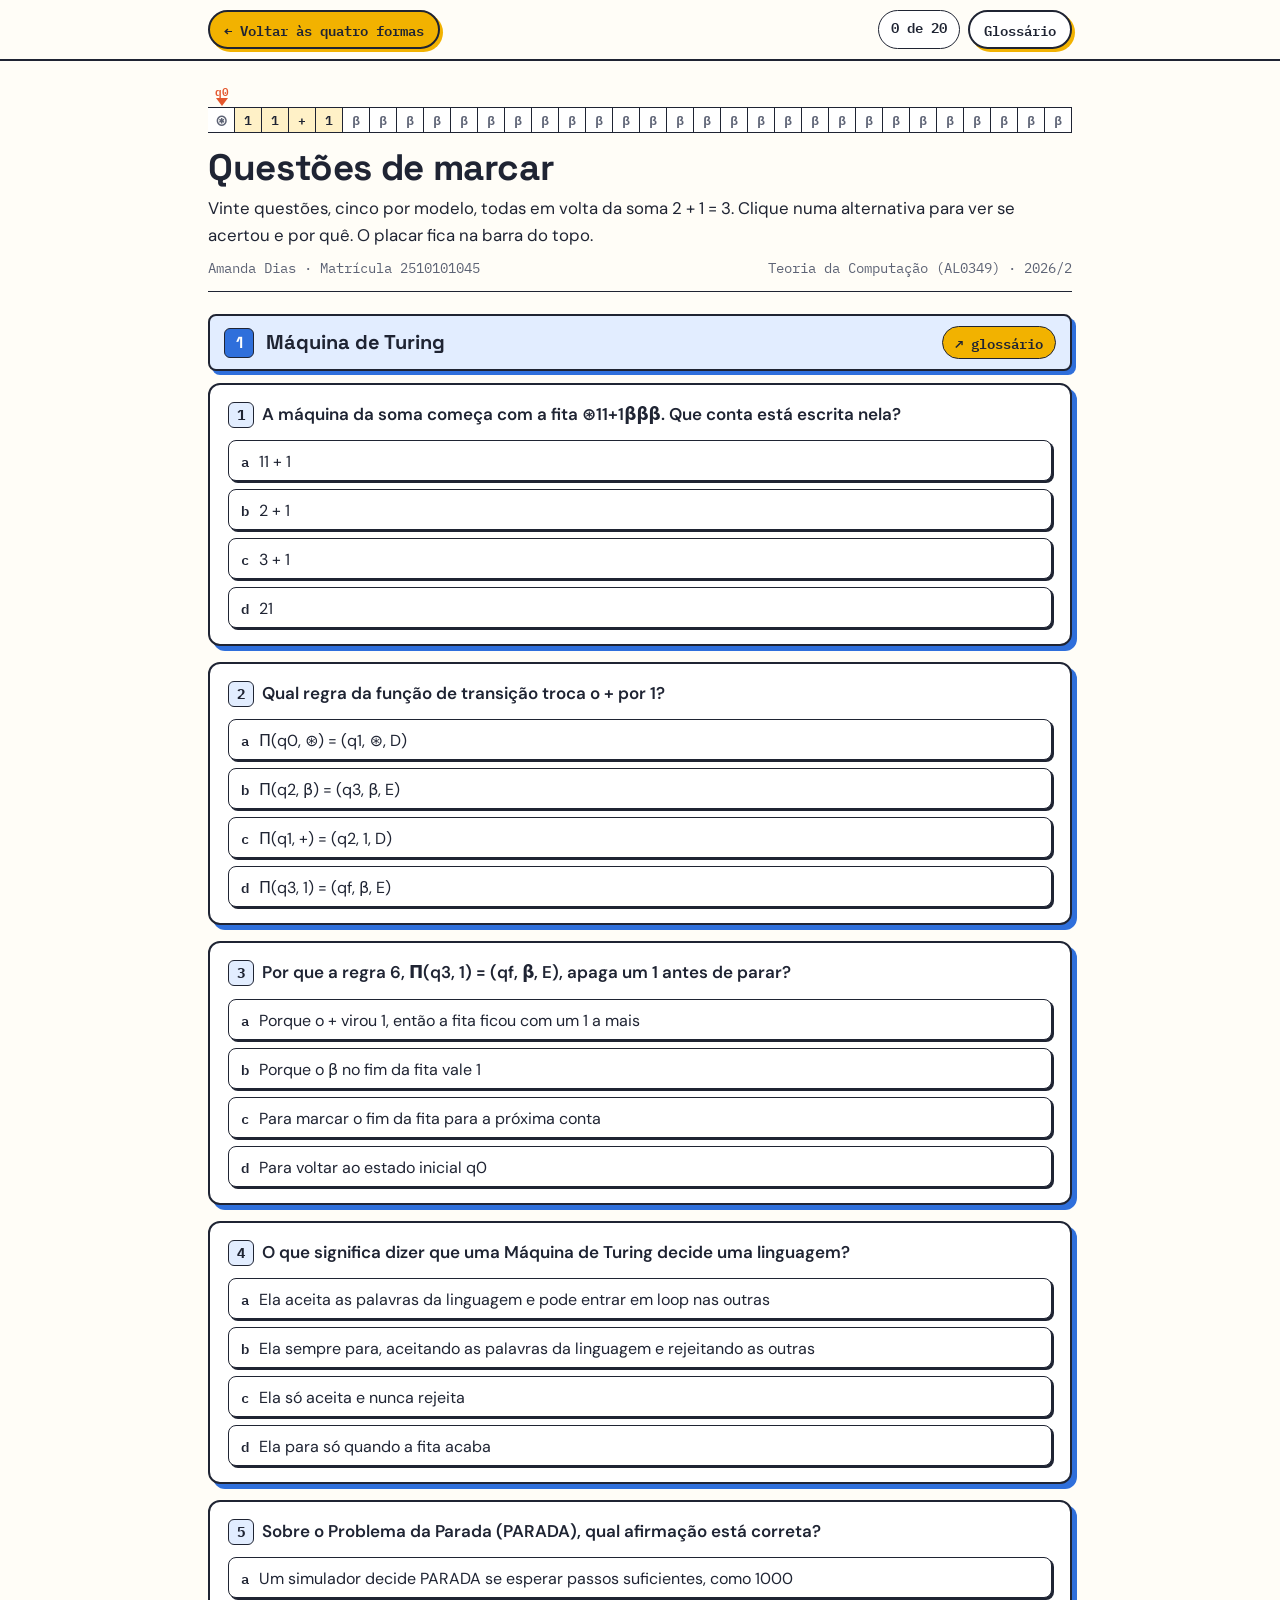
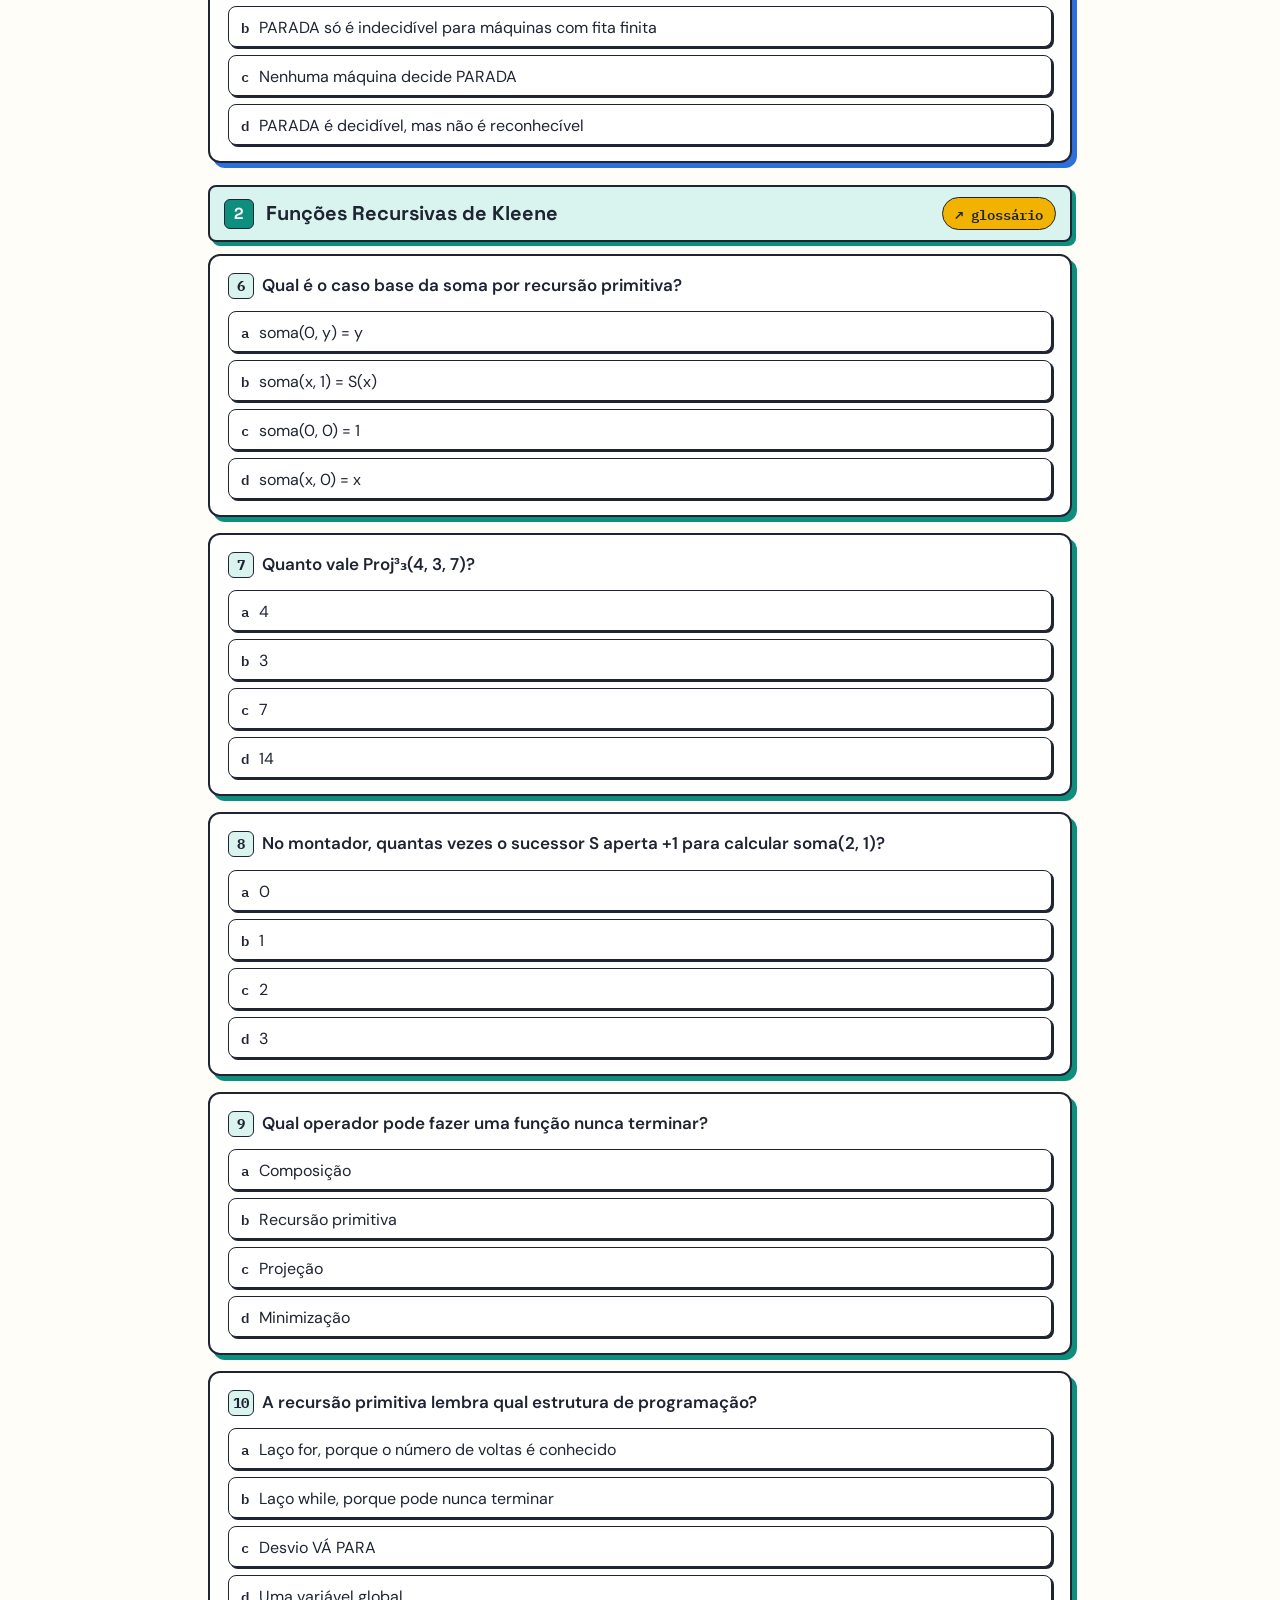
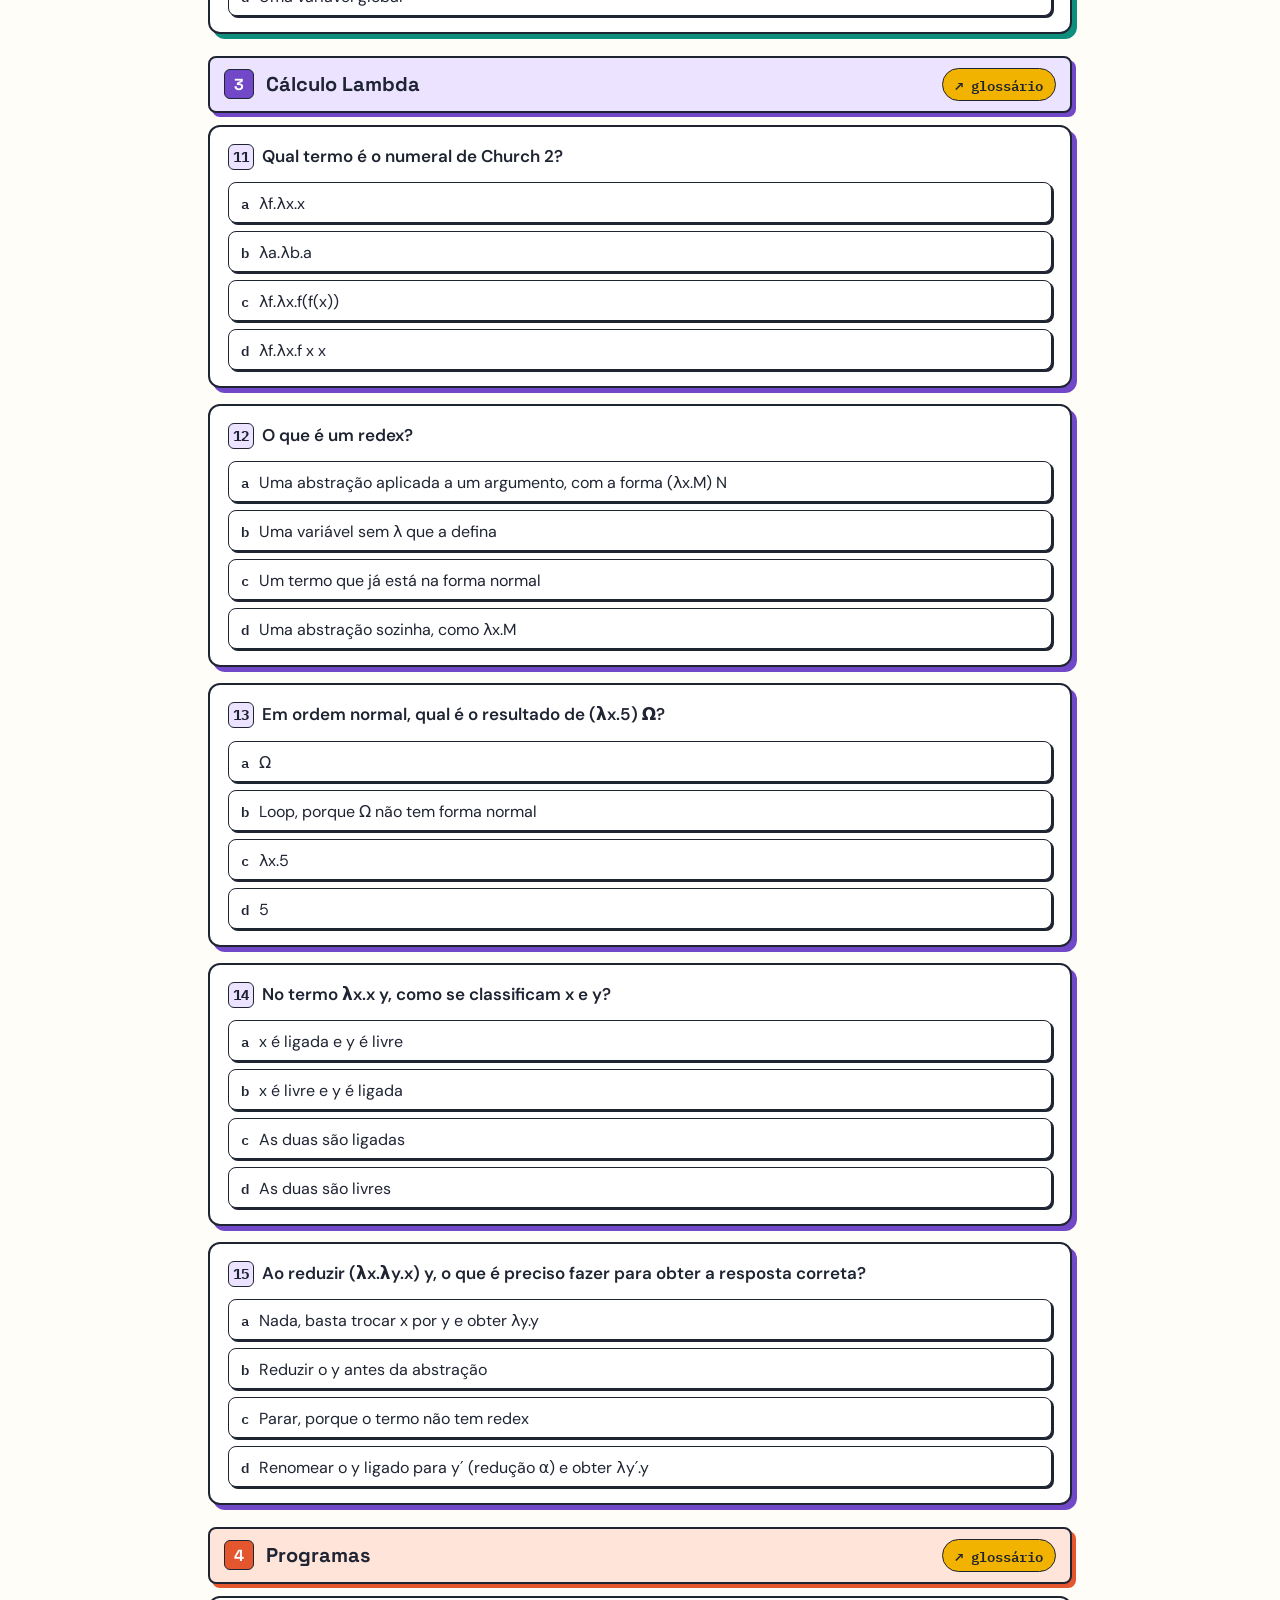
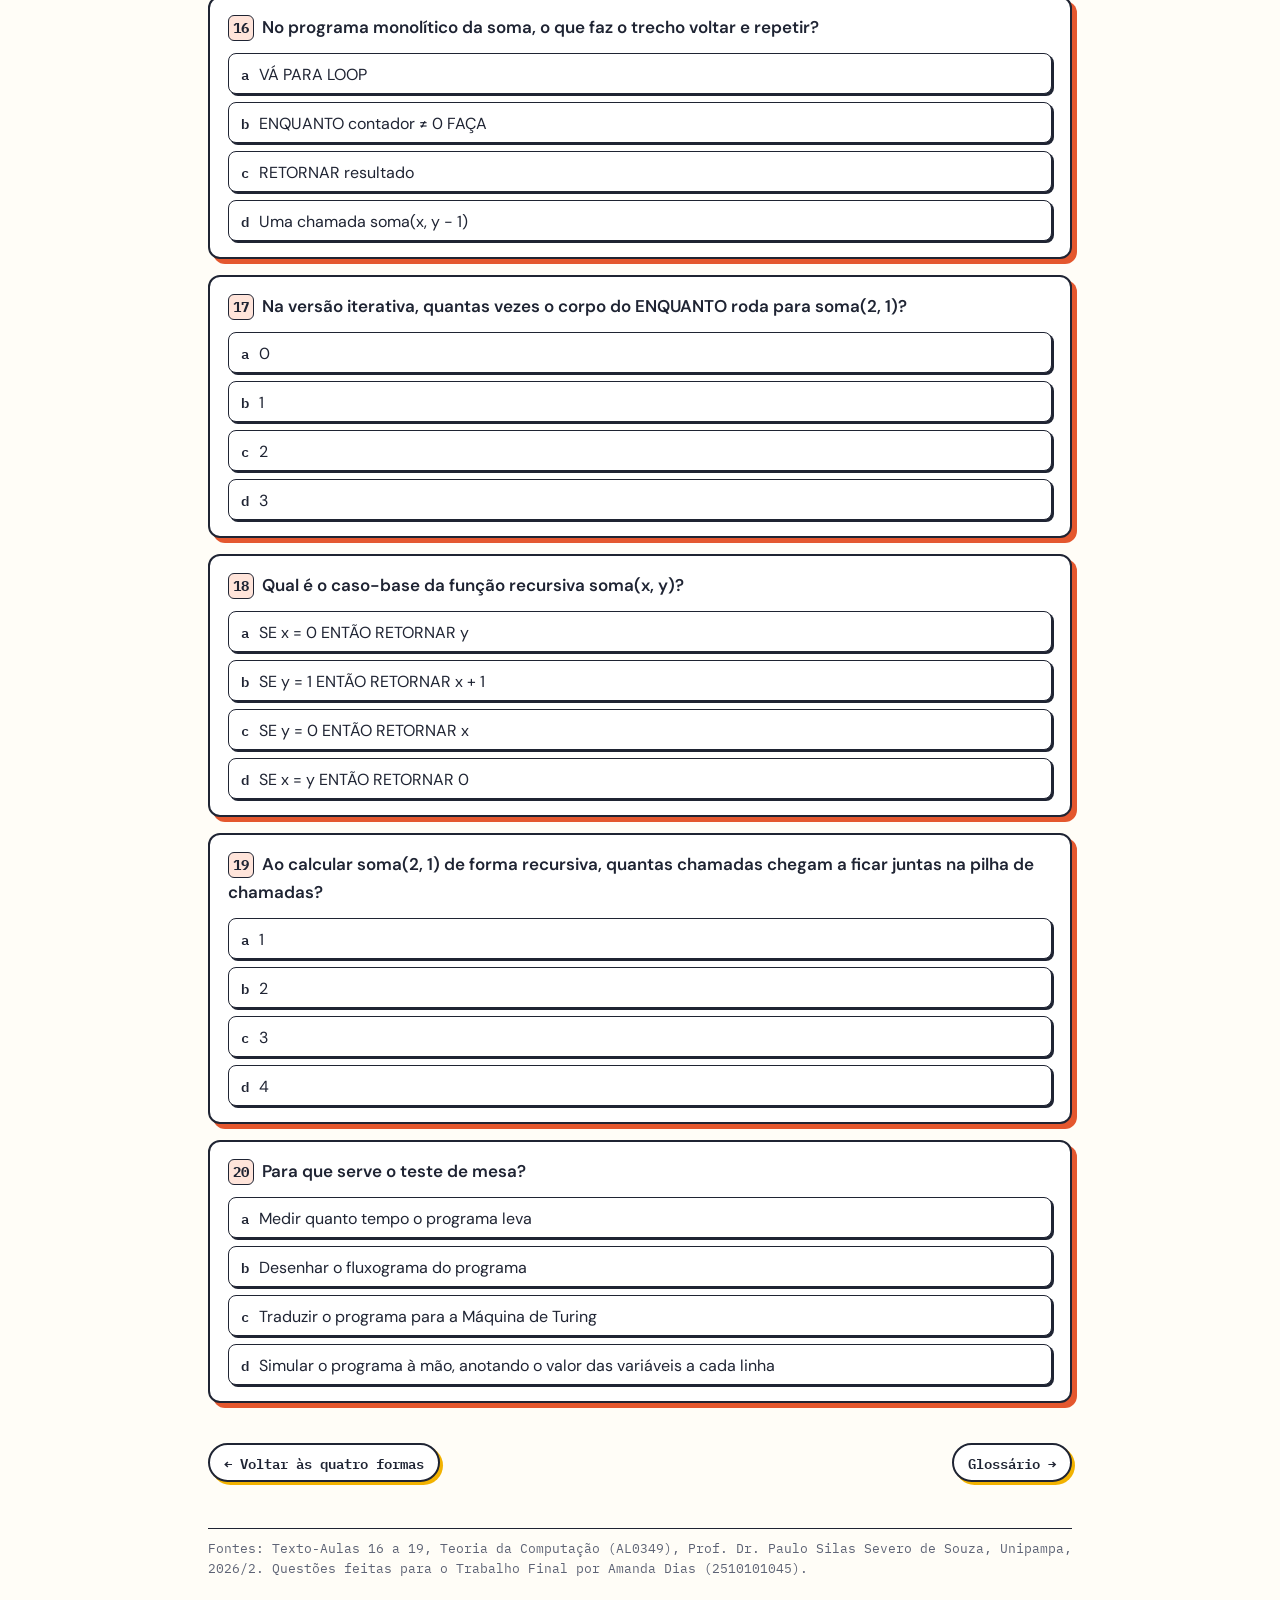
<file: questoes.html>
<!doctype html>
<!-- Vinte questões de marcar sobre os quatro modelos da soma 2 + 1 = 3 (Máquina de Turing, Funções de Kleene, Cálculo Lambda e Programas). Cada resposta é corrigida na hora, com explicação e link para o glossário. Material do Trabalho Final de Teoria da Computação (AL0349). -->
<html lang="pt-BR">
  <head>
    <meta charset="utf-8" />
    <meta name="viewport" content="width=device-width, initial-scale=1" />
    <title>Questões de marcar | Teoria da Computação</title>
    <link rel="preconnect" href="https://fonts.googleapis.com" />
    <link rel="preconnect" href="https://fonts.gstatic.com" crossorigin />
    <link
      rel="stylesheet"
      href="https://fonts.googleapis.com/css2?family=DM+Sans:opsz,wght@9..40,400;9..40,500;9..40,600;9..40,700&family=IBM+Plex+Mono:wght@400;500;600&family=Noto+Sans+Math&family=Space+Grotesk:wght@500;700&display=swap"
    />
    <link rel="stylesheet" href="estilo.css" />
  </head>
  <body class="m-glos">
    <nav class="back" aria-label="Navegação">
      <a href="./">← Voltar<span class="long"> às quatro formas</span></a>
      <span class="score" id="score" aria-live="polite">0 de 20</span>
      <a href="glossario.html">Glossário</a>
    </nav>
    <div class="wrap">
      <header class="top">
        <div class="strip" aria-hidden="true">
          <span class="head">q0</span><i>⊛</i><i class="f">1</i
          ><i class="f">1</i><i class="f">+</i><i class="f">1</i><i>β</i><i>β</i
          ><i>β</i><i>β</i><i>β</i><i>β</i><i>β</i><i>β</i><i>β</i><i>β</i
          ><i>β</i><i>β</i><i>β</i><i>β</i><i>β</i><i>β</i><i>β</i><i>β</i
          ><i>β</i><i>β</i><i>β</i><i>β</i><i>β</i><i>β</i><i>β</i><i>β</i
          ><i>β</i><i>β</i>
        </div>
        <h1>Questões de marcar</h1>
        <p class="lead">
          Vinte questões, cinco por modelo, todas em volta da soma 2 + 1 = 3.
          Clique numa alternativa para ver se acertou e por quê. O placar fica
          na barra do topo.
        </p>
        <p class="meta">
          <span>Amanda Dias · Matrícula 2510101045</span
          ><span>Teoria da Computação (AL0349) · 2026/2</span>
        </p>
      </header>

      <div id="quiz"></div>

      <div class="card sun" id="end" hidden>
        <p id="endText"></p>
        <button id="again" class="main">Refazer</button>
      </div>

      <nav class="next" aria-label="Fim da página">
        <a href="./">← Voltar às quatro formas</a>
        <a href="glossario.html">Glossário →</a>
      </nav>
      <footer>
        Fontes: Texto-Aulas 16 a 19, Teoria da Computação (AL0349), Prof. Dr.
        Paulo Silas Severo de Souza, Unipampa, 2026/2. Questões feitas para o
        Trabalho Final por Amanda Dias (2510101045).
      </footer>
    </div>

    <script>
      // Cada questão tem o modelo (cor e seção), o enunciado, as alternativas,
      // o índice da certa, a explicação e o termo do glossário.
      const SECS = {
        mt: ["1", "Máquina de Turing", "--blue"],
        kleene: ["2", "Funções Recursivas de Kleene", "--teal"],
        lambda: ["3", "Cálculo Lambda", "--grape"],
        programas: ["4", "Programas", "--coral"],
      };
      const QS = [
        {
          s: "mt",
          q: "A máquina da soma começa com a fita ⊛11+1βββ. Que conta está escrita nela?",
          o: ["11 + 1", "2 + 1", "3 + 1", "21"],
          c: 1,
          e: "Os números estão em unário, então cada 1 vale uma unidade. 11 é 2, e 1 é 1.",
          g: "fita",
        },
        {
          s: "mt",
          q: "Qual regra da função de transição troca o + por 1?",
          o: [
            "Π(q0, ⊛) = (q1, ⊛, D)",
            "Π(q2, β) = (q3, β, E)",
            "Π(q1, +) = (q2, 1, D)",
            "Π(q3, 1) = (qf, β, E)",
          ],
          c: 2,
          e: "Em q1, lendo +, a máquina escreve 1, anda para a direita e vai para q2. É a regra 3 do simulador.",
          g: "funcao-de-transicao",
        },
        {
          s: "mt",
          q: "Por que a regra 6, Π(q3, 1) = (qf, β, E), apaga um 1 antes de parar?",
          o: [
            "Porque o + virou 1, então a fita ficou com um 1 a mais",
            "Porque o β no fim da fita vale 1",
            "Para marcar o fim da fita para a próxima conta",
            "Para voltar ao estado inicial q0",
          ],
          c: 0,
          e: "11+1 vira 1111 quando o + é trocado. Apagar um 1 deixa 111, que é 3.",
          g: "funcao-de-transicao",
        },
        {
          s: "mt",
          q: "O que significa dizer que uma Máquina de Turing decide uma linguagem?",
          o: [
            "Ela aceita as palavras da linguagem e pode entrar em loop nas outras",
            "Ela sempre para, aceitando as palavras da linguagem e rejeitando as outras",
            "Ela só aceita e nunca rejeita",
            "Ela para só quando a fita acaba",
          ],
          c: 1,
          e: "Decidir exige parar sempre, com sim ou com não. Aceitar e talvez entrar em loop é só reconhecer.",
          g: "decidir",
        },
        {
          s: "mt",
          q: "Sobre o Problema da Parada (PARADA), qual afirmação está correta?",
          o: [
            "Um simulador decide PARADA se esperar passos suficientes, como 1000",
            "PARADA só é indecidível para máquinas com fita finita",
            "Nenhuma máquina decide PARADA",
            "PARADA é decidível, mas não é reconhecível",
          ],
          c: 2,
          e: "Qualquer limite de passos falha, porque existe um programa que para logo depois do limite. PARADA é indecidível.",
          g: "problema-da-parada",
        },
        {
          s: "kleene",
          q: "Qual é o caso base da soma por recursão primitiva?",
          o: [
            "soma(0, y) = y",
            "soma(x, 1) = S(x)",
            "soma(0, 0) = 1",
            "soma(x, 0) = x",
          ],
          c: 3,
          e: "Somar 0 deixa x como está. O caso base usa a projeção Proj¹₁, que devolve a própria entrada.",
          g: "recursao-primitiva",
        },
        {
          s: "kleene",
          q: "Quanto vale Proj³₃(4, 3, 7)?",
          o: ["4", "3", "7", "14"],
          c: 2,
          e: "O número de cima diz que entram 3 valores, e o de baixo diz que sai o 3º, que é 7.",
          g: "projecao",
        },
        {
          s: "kleene",
          q: "No montador, quantas vezes o sucessor S aperta +1 para calcular soma(2, 1)?",
          o: ["0", "1", "2", "3"],
          c: 1,
          e: "S é aplicado y vezes a partir de x. Com y = 1, parte do 2 e aperta +1 uma vez.",
          g: "sucessor",
        },
        {
          s: "kleene",
          q: "Qual operador pode fazer uma função nunca terminar?",
          o: ["Composição", "Recursão primitiva", "Projeção", "Minimização"],
          c: 3,
          e: "A minimização procura o menor y que zera uma função e pode procurar para sempre, como em metade(5).",
          g: "minimizacao",
        },
        {
          s: "kleene",
          q: "A recursão primitiva lembra qual estrutura de programação?",
          o: [
            "Laço for, porque o número de voltas é conhecido",
            "Laço while, porque pode nunca terminar",
            "Desvio VÁ PARA",
            "Uma variável global",
          ],
          c: 0,
          e: "Cada passo diminui y em 1, então a conta faz exatamente y voltas e termina.",
          g: "recursao-primitiva",
        },
        {
          s: "lambda",
          q: "Qual termo é o numeral de Church 2?",
          o: ["λf.λx.x", "λa.λb.a", "λf.λx.f(f(x))", "λf.λx.f x x"],
          c: 2,
          e: "O numeral n aplica f n vezes a x. Em λf.λx.f(f(x)), o f aparece duas vezes.",
          g: "numerais-de-church",
        },
        {
          s: "lambda",
          q: "O que é um redex?",
          o: [
            "Uma abstração aplicada a um argumento, com a forma (λx.M) N",
            "Uma variável sem λ que a defina",
            "Um termo que já está na forma normal",
            "Uma abstração sozinha, como λx.M",
          ],
          c: 0,
          e: "Redex é o pedaço pronto para a redução β. Uma abstração sozinha ainda não tem argumento.",
          g: "redex",
        },
        {
          s: "lambda",
          q: "Em ordem normal, qual é o resultado de (λx.5) Ω?",
          o: ["Ω", "Loop, porque Ω não tem forma normal", "λx.5", "5"],
          c: 3,
          e: "A ordem normal reduz primeiro o redex de fora. Como x não aparece no corpo, o Ω é descartado e sobra 5.",
          g: "ordem-normal",
        },
        {
          s: "lambda",
          q: "No termo λx.x y, como se classificam x e y?",
          o: [
            "x é ligada e y é livre",
            "x é livre e y é ligada",
            "As duas são ligadas",
            "As duas são livres",
          ],
          c: 0,
          e: "O λx define o x. Nenhum λ define o y, então ele é livre.",
          g: "variaveis-livres-e-ligadas",
        },
        {
          s: "lambda",
          q: "Ao reduzir (λx.λy.x) y, o que é preciso fazer para obter a resposta correta?",
          o: [
            "Nada, basta trocar x por y e obter λy.y",
            "Reduzir o y antes da abstração",
            "Parar, porque o termo não tem redex",
            "Renomear o y ligado para y′ (redução α) e obter λy′.y",
          ],
          c: 3,
          e: "Sem renomear, o y livre do argumento seria capturado pelo λy do corpo. Com y′, a resposta λy′.y devolve o y de fora.",
          g: "reducao-alfa",
        },
        {
          s: "programas",
          q: "No programa monolítico da soma, o que faz o trecho voltar e repetir?",
          o: [
            "VÁ PARA LOOP",
            "ENQUANTO contador ≠ 0 FAÇA",
            "RETORNAR resultado",
            "Uma chamada soma(x, y - 1)",
          ],
          c: 0,
          e: "O programa monolítico não tem comandos de repetição. Ele repete com desvios, como VÁ PARA LOOP.",
          g: "programa-monolitico",
        },
        {
          s: "programas",
          q: "Na versão iterativa, quantas vezes o corpo do ENQUANTO roda para soma(2, 1)?",
          o: ["0", "1", "2", "3"],
          c: 1,
          e: "O contador começa em y = 1. Depois de uma volta ele chega a 0 e a condição de parada encerra o laço.",
          g: "condicao-de-parada",
        },
        {
          s: "programas",
          q: "Qual é o caso-base da função recursiva soma(x, y)?",
          o: [
            "SE x = 0 ENTÃO RETORNAR y",
            "SE y = 1 ENTÃO RETORNAR x + 1",
            "SE y = 0 ENTÃO RETORNAR x",
            "SE x = y ENTÃO RETORNAR 0",
          ],
          c: 2,
          e: "Quando y chega a 0, a função responde x sem chamar de novo. É o mesmo caso base de Kleene.",
          g: "caso-base",
        },
        {
          s: "programas",
          q: "Ao calcular soma(2, 1) de forma recursiva, quantas chamadas chegam a ficar juntas na pilha de chamadas?",
          o: ["1", "2", "3", "4"],
          c: 1,
          e: "soma(2, 1) espera por soma(2, 0). São duas chamadas na pilha, e a de cima responde primeiro.",
          g: "pilha-de-chamadas",
        },
        {
          s: "programas",
          q: "Para que serve o teste de mesa?",
          o: [
            "Medir quanto tempo o programa leva",
            "Desenhar o fluxograma do programa",
            "Traduzir o programa para a Máquina de Turing",
            "Simular o programa à mão, anotando o valor das variáveis a cada linha",
          ],
          c: 3,
          e: "O teste de mesa acompanha o estado do programa linha por linha, como a tabela da página de Programas.",
          g: "teste-de-mesa",
        },
      ];

      const $ = (id) => document.getElementById(id);
      const answered = new Map();

      function build() {
        let html = "";
        let last = null;
        QS.forEach((x, i) => {
          if (x.s !== last) {
            const [n, name, color] = SECS[x.s];
            html += `<div class="sec" style="--acc: var(${color}); --acc-bg: var(${color}-bg)"><span class="badge">${n}</span><h2>${name}</h2><a class="pill" href="glossario.html#${x.s}">↗ glossário</a></div>`;
            last = x.s;
          }
          const opts = x.o
            .map(
              (t, j) =>
                `<button class="opt" data-q="${i}" data-o="${j}"><span class="l">${"abcd"[j]}</span>${t}</button>`,
            )
            .join("");
          html += `<article class="qz" id="q${i + 1}" style="--acc: var(${SECS[x.s][2]}); --acc-bg: var(${SECS[x.s][2]}-bg)"><p class="qt"><span class="qn">${i + 1}</span>${x.q}</p><div class="opts">${opts}</div><div class="fb" hidden></div></article>`;
        });
        $("quiz").innerHTML = html;
      }

      function pick(i, j) {
        if (answered.has(i)) return;
        const x = QS[i];
        answered.set(i, j === x.c);
        const box = $("q" + (i + 1));
        box.querySelectorAll(".opt").forEach((b) => {
          const k = Number(b.dataset.o);
          b.disabled = true;
          if (k === x.c) b.classList.add("right");
          else if (k === j) b.classList.add("wrong");
        });
        const fb = box.querySelector(".fb");
        fb.className = "fb " + (j === x.c ? "ok" : "no");
        fb.innerHTML = `<b>${j === x.c ? "Certo." : "Ainda não. A certa é a " + "abcd"[x.c] + "."}</b> ${x.e} <a href="glossario.html#${x.g}">Ver no glossário</a>`;
        fb.hidden = false;
        score();
      }

      function score() {
        const ok = [...answered.values()].filter(Boolean).length;
        $("score").textContent = `${ok} de ${QS.length}`;
        const done = answered.size === QS.length;
        $("end").hidden = !done;
        if (done)
          $("endText").innerHTML = `<b>Você acertou ${ok} de ${QS.length}.</b> As explicações continuam abertas em cada questão para revisar.`;
      }

      $("quiz").onclick = (ev) => {
        const b = ev.target.closest(".opt");
        if (b) pick(Number(b.dataset.q), Number(b.dataset.o));
      };
      $("again").onclick = () => {
        answered.clear();
        build();
        score();
        scrollTo({ top: 0 });
      };
      build();
      score();
    </script>
  </body>
</html>
</file>
<file: estilo.css>
/* Estilo comum das páginas interativas do Trabalho Final de Teoria da Computação. Segue o visual do relatório em PDF: papel creme, tinta escura, Space Grotesk nos títulos, DM Sans no texto, IBM Plex Mono nos rótulos e uma cor por modelo (MT azul, Kleene verde-água, lambda roxo, programas coral). */

:root {
  --ink: #1f2433;
  --muted: #5d6375;
  --paper: #fffdf7;
  --line: #1f2433;
  --rule: rgba(31, 36, 51, 0.14);
  --blue: #2f6fdb;
  --blue-bg: #e2edff;
  --teal: #0e8f7e;
  --teal-bg: #d9f3ee;
  --grape: #7048c8;
  --grape-bg: #ebe3ff;
  --coral: #e4572e;
  --coral-bg: #ffe4da;
  --sun: #f2b200;
  --sun-bg: #fff1c7;
  /* nomes antigos usados pelas páginas */
  --sky: var(--blue);
  --sky-bg: var(--blue-bg);
  --acc: var(--sun);
  --acc-bg: var(--sun-bg);
  --head: "Space Grotesk", "DM Sans", system-ui, sans-serif;
  --body:
    "DM Sans", system-ui, -apple-system, "Segoe UI", sans-serif,
    "Noto Sans Math";
  --mono:
    "IBM Plex Mono", ui-monospace, "Cascadia Mono", monospace, "Noto Sans Math";
}
body.m-mt {
  --acc: var(--blue);
  --acc-bg: var(--blue-bg);
}
body.m-kleene {
  --acc: var(--teal);
  --acc-bg: var(--teal-bg);
}
body.m-lambda {
  --acc: var(--grape);
  --acc-bg: var(--grape-bg);
}
body.m-prog {
  --acc: var(--coral);
  --acc-bg: var(--coral-bg);
}
body.m-glos {
  --acc: var(--sun);
  --acc-bg: var(--sun-bg);
}

* {
  box-sizing: border-box;
}
[hidden] {
  display: none !important;
}
body {
  margin: 0;
  font: 17px/1.6 var(--body);
  color: var(--ink);
  background: var(--paper);
}
.wrap {
  max-width: 900px;
  margin: 0 auto;
  padding: 24px 18px 60px;
}
a {
  color: inherit;
}
h1,
h2,
h3 {
  font-family: var(--head);
  font-weight: 700;
  line-height: 1.15;
}
h1 {
  font-size: 2.3rem;
  margin: 14px 0 6px;
  letter-spacing: -0.01em;
}
h2 {
  font-size: 1.45rem;
  margin: 38px 0 12px;
}
h3 {
  font-size: 1.1rem;
  margin: 14px 0 8px;
}
p {
  margin: 0 0 12px;
}
.lead {
  margin: 0;
  color: var(--ink);
  font-size: 1.05rem;
}
.m {
  font-family: var(--mono);
}

/* cabeçalho com a fita da MT, como no topo do relatório */
header.top {
  padding-bottom: 14px;
  border-bottom: 1.5px solid var(--line);
}
.strip {
  position: relative;
  display: flex;
  padding-top: 22px;
  overflow: hidden;
}
.strip i {
  flex: 0 0 28px;
  height: 26px;
  border: 1px solid var(--line);
  margin-left: -1px;
  display: flex;
  align-items: center;
  justify-content: center;
  font: normal 600 0.8rem var(--mono);
  color: var(--muted);
  background: #fff;
}
.strip i.f {
  background: var(--sun-bg);
  color: var(--ink);
}
.strip i:first-child {
  margin-left: 0;
}
.strip .head {
  position: absolute;
  top: 0;
  left: 0;
  width: 28px;
  text-align: center;
  font: 600 0.7rem/1 var(--mono);
  color: var(--coral);
  animation: walk 5s steps(5, end) 0.6s infinite;
}
.strip .head::after {
  content: "";
  display: block;
  margin: 2px auto 0;
  width: 0;
  height: 0;
  border-left: 6px solid transparent;
  border-right: 6px solid transparent;
  border-top: 8px solid var(--coral);
}
@keyframes walk {
  0% {
    transform: translateX(0);
  }
  80%,
  100% {
    transform: translateX(135px);
  }
}
.meta {
  display: flex;
  flex-wrap: wrap;
  justify-content: space-between;
  gap: 4px 16px;
  margin: 10px 0 0;
  font: 0.85rem var(--mono);
  color: var(--muted);
}

/* navegação: barra fixa no topo e links no fim da página */
nav.back {
  position: sticky;
  top: 0;
  z-index: 5;
  display: flex;
  flex-wrap: wrap;
  justify-content: space-between;
  gap: 8px;
  padding: 10px max(18px, calc((100% - 864px) / 2));
  background: var(--paper);
  border-bottom: 2px solid var(--line);
}
nav.back a,
nav.next a {
  font: 600 0.88rem var(--mono);
  padding: 6px 14px;
  border: 2px solid var(--line);
  border-radius: 99px;
  background: #fff;
  color: var(--ink);
  text-decoration: none;
  box-shadow: 3px 3px 0 var(--acc);
  transition:
    transform 0.15s,
    box-shadow 0.15s;
}
nav.back a:first-child {
  background: var(--sun);
}
nav.back a:hover,
nav.next a:hover {
  transform: translate(-1px, -1px);
  box-shadow: 4px 4px 0 var(--acc);
}
nav.next {
  display: flex;
  flex-wrap: wrap;
  justify-content: space-between;
  gap: 10px;
  margin-top: 40px;
}

/* glossário */
.find {
  display: flex;
  align-items: center;
  gap: 10px;
  margin: 22px 0 6px;
}
.find input {
  flex: 1 1 auto;
  min-width: 0;
  font: 1rem var(--body);
  padding: 8px 14px;
  border: 2px solid var(--line);
  border-radius: 99px;
  background: #fff;
}
.glos {
  margin: 0 0 10px;
  display: grid;
  gap: 8px;
}
.glos > div {
  border: 1.5px solid var(--line);
  border-radius: 8px;
  background: #fff;
  padding: 8px 14px;
  scroll-margin-top: 70px;
}
.glos > div:target {
  background: var(--acc-bg);
  box-shadow: 3px 3px 0 var(--acc);
  animation: pop 0.45s ease-out;
}
.glos dt {
  font: 700 1rem var(--head);
}
.glos dd {
  margin: 2px 0 0;
}
.glos code,
.chips a {
  font-family: var(--mono);
}
.glos code {
  font-size: 0.9em;
  white-space: nowrap;
}
.chips a {
  font-family: inherit;
  color: inherit;
  text-decoration: none;
}
.chips li:has(a):hover {
  background: var(--acc-bg);
}

/* cabeçalho de seção, como as faixas numeradas do PDF */
.sec {
  display: flex;
  flex-wrap: wrap;
  align-items: center;
  gap: 10px 12px;
  margin: 22px 0 12px;
  padding: 10px 14px;
  border: 2px solid var(--line);
  border-radius: 8px;
  background: var(--acc-bg);
  box-shadow: 4px 4px 0 var(--acc);
}
.sec .badge {
  flex: none;
  width: 30px;
  height: 30px;
  border-radius: 6px;
  background: var(--acc);
  color: #fff;
  border: 1.5px solid var(--line);
  display: flex;
  align-items: center;
  justify-content: center;
  font: 700 1rem var(--head);
}
.sec h2 {
  margin: 0;
  font-size: 1.25rem;
  flex: 1 1 auto;
}
.pill {
  display: inline-block;
  font: 600 0.85rem var(--mono);
  padding: 4px 12px;
  border: 1.5px solid var(--line);
  border-radius: 99px;
  background: var(--sun);
  color: var(--ink);
  text-decoration: none;
  transition: transform 0.15s;
}
.pill:hover {
  transform: translate(-1px, -1px);
}
.chips {
  display: flex;
  flex-wrap: wrap;
  gap: 6px;
  margin: 0 0 18px;
  padding: 0;
  list-style: none;
}
.chips li {
  font: 500 0.85rem var(--body);
  padding: 2px 10px;
  border: 1px solid var(--line);
  border-radius: 99px;
  background: #fff;
}
.chips li::before {
  content: "○ ";
}

/* caixas */
.card,
.sim {
  border: 1.5px solid var(--line);
  border-radius: 8px;
  padding: 16px 18px;
  background: #fff;
  margin: 14px 0;
  overflow-x: auto;
}
.card.sun {
  background: var(--sun-bg);
}
.sim {
  border-width: 2px;
  box-shadow: 5px 5px 0 var(--acc);
  margin: 24px 0;
}
.why,
.ans,
.check,
.say {
  border: 1.5px solid var(--line);
  border-radius: 8px;
  padding: 10px 14px;
  margin: 10px 0;
  background: #fff;
}
.why {
  border-style: dashed;
  border-color: var(--acc);
  background: var(--acc-bg);
}
.ans {
  background: var(--sun-bg);
  box-shadow: 3px 3px 0 var(--sun);
  font-weight: 700;
  font-size: 1.05rem;
  animation: pop 0.45s ease-out;
}
.check {
  border-color: var(--coral);
  background: var(--coral-bg);
}
.say {
  border-style: dashed;
}
.steps {
  counter-reset: s;
  padding: 0;
  margin: 6px 0;
  list-style: none;
}
.steps li {
  counter-increment: s;
  position: relative;
  padding: 4px 0 4px 42px;
  margin: 4px 0;
}
.steps li::before {
  content: counter(s);
  position: absolute;
  left: 0;
  top: 5px;
  width: 28px;
  height: 28px;
  border: 1.5px solid var(--line);
  border-radius: 6px;
  background: var(--acc);
  color: #fff;
  font: 700 0.95rem var(--head);
  display: flex;
  align-items: center;
  justify-content: center;
}
table {
  border-collapse: collapse;
  width: 100%;
  background: #fff;
  font-size: 0.95rem;
}
th,
td {
  border: 1px solid var(--line);
  padding: 6px 10px;
  text-align: left;
  vertical-align: top;
}
th {
  background: var(--sun-bg);
  font: 600 0.8rem var(--mono);
  text-transform: uppercase;
  letter-spacing: 0.02em;
}
td.c {
  text-align: center;
  font-family: var(--mono);
}
tr.hit td {
  background: var(--sun);
  font-weight: 700;
  animation: flash 0.5s ease-out;
}
footer {
  margin-top: 46px;
  padding-top: 10px;
  border-top: 1.5px solid var(--line);
  font: 0.8rem/1.6 var(--mono);
  color: var(--muted);
}

.formula {
  font: 600 1.05rem/1.8 var(--mono);
  background: #fff;
  border: 1.2px dashed var(--acc);
  border-radius: 8px;
  padding: 10px 14px;
  margin: 10px 0;
  overflow-x: auto;
}

/* controles */
.row {
  display: flex;
  flex-wrap: wrap;
  gap: 10px;
  align-items: center;
  margin: 0 0 12px;
}
label b {
  margin-right: 6px;
  font-family: var(--mono);
}
input[type="text"],
input[type="number"] {
  font: 500 1.05rem var(--mono);
  border: 1.5px solid var(--line);
  border-radius: 6px;
  padding: 5px 10px;
  background: var(--paper);
  color: var(--ink);
}
input[type="number"] {
  width: 4.6em;
}
.m-mt input[type="text"] {
  width: 9em;
}
.m-lambda input[type="text"] {
  flex: 1 1 260px;
  min-width: 0;
}
button {
  font: 600 0.95rem var(--mono);
  border: 1.5px solid var(--line);
  border-radius: 99px;
  padding: 6px 16px;
  background: #fff;
  box-shadow: 2px 2px 0 var(--line);
  cursor: pointer;
  color: var(--ink);
  transition:
    transform 0.1s,
    box-shadow 0.1s;
}
button:hover:not(:disabled) {
  transform: translate(-1px, -1px);
  box-shadow: 3px 3px 0 var(--line);
}
button:active:not(:disabled) {
  transform: translate(2px, 2px);
  box-shadow: 0 0 0 var(--line);
}
button.main {
  background: var(--sun);
}
button.ex {
  font-weight: 500;
  padding: 2px 12px;
  box-shadow: none;
  background: var(--acc-bg);
}
button:disabled {
  opacity: 0.4;
  cursor: default;
}
.mode {
  display: inline-flex;
  flex-wrap: wrap;
  border: 1.5px solid var(--line);
  border-radius: 99px;
  overflow: hidden;
}
.mode button {
  border: 0;
  border-radius: 0;
  box-shadow: none;
  transform: none !important;
}
.mode button + button {
  border-left: 1.5px solid var(--line);
}
.mode button[aria-pressed="true"] {
  background: var(--acc);
  color: #fff;
}
.status {
  margin: 10px 0;
  min-height: 1.6em;
}
.hint {
  color: var(--muted);
  font-size: 0.9rem;
  margin: 0 0 12px;
}
.phase {
  font: 600 0.85rem var(--mono);
  border: 1.5px solid var(--line);
  border-radius: 99px;
  padding: 2px 12px;
  background: var(--acc-bg);
}

/* fita da MT */
.tri {
  display: flex;
  gap: 6px;
  margin: 12px 0 0;
}
.tri span {
  font: 600 0.75rem/1 var(--mono);
  padding: 5px 10px;
  border: 1.5px solid var(--rule);
  border-radius: 99px;
  color: var(--muted);
  transition:
    background 0.2s,
    color 0.2s,
    border-color 0.2s;
}
.tri span.on {
  background: var(--sun);
  border-color: var(--line);
  color: var(--ink);
}
.tape {
  position: relative;
  overflow-x: auto;
  padding: 40px 2px 8px;
  margin: 2px 0 4px;
}
.cells {
  display: flex;
}
.cell {
  position: relative;
  flex: 0 0 44px;
  height: 44px;
  border: 1.5px solid var(--line);
  margin-left: -1.5px;
  display: flex;
  align-items: center;
  justify-content: center;
  font: 600 1.15rem var(--mono);
  background: #fff;
}
.cell:first-child {
  margin-left: 0;
}
.cell.blank {
  color: var(--muted);
  font-weight: 400;
}
.cell.cur {
  background: var(--sun);
}
.cell.read {
  box-shadow: inset 0 0 0 3px var(--coral);
}
.cell.wrote {
  animation: flip 0.32s ease-out;
}
.thead {
  position: absolute;
  top: 6px;
  left: 24px;
  transform: translateX(-50%);
  font: 600 0.8rem/1.5 var(--mono);
  color: #fff;
  background: var(--coral);
  border: 1.5px solid var(--line);
  border-radius: 99px;
  padding: 0 8px;
  white-space: nowrap;
  transition: left 0.3s ease-in-out;
}
.thead::after {
  content: "";
  position: absolute;
  left: 50%;
  bottom: -9px;
  transform: translateX(-50%);
  border-left: 6px solid transparent;
  border-right: 6px solid transparent;
  border-top: 8px solid var(--coral);
}
.thead.snap {
  transition: none;
}

/* diagramas */
svg {
  width: 100%;
  height: auto;
  display: block;
}
svg text {
  font-family: var(--mono);
  font-size: 14px;
  fill: var(--ink);
}
svg path {
  fill: none;
  stroke: var(--line);
  stroke-width: 2;
}
svg .st circle {
  fill: #fff;
  stroke: var(--line);
  stroke-width: 2.5;
  transition: fill 0.25s;
}
svg .st.on circle:first-child {
  fill: var(--sun);
}
svg .st.on {
  animation: pulse 0.4s ease-out;
  transform-box: fill-box;
  transform-origin: center;
}
svg .st text {
  font-weight: 700;
  text-anchor: middle;
  dominant-baseline: central;
}
svg .loopr path {
  stroke: var(--coral);
}
svg .loopr text {
  fill: var(--coral);
  font-weight: 700;
}
svg path.use {
  stroke: var(--coral);
  stroke-width: 3;
}
svg text.use {
  fill: var(--coral);
  font-weight: 700;
}
svg .tok {
  fill: var(--coral);
  stroke: var(--line);
  stroke-width: 2;
}
.m-kleene svg text {
  text-anchor: middle;
}
.m-kleene svg rect {
  fill: #fff;
  stroke: var(--line);
  stroke-width: 2;
  transition: fill 0.25s;
}
.m-kleene svg .on rect {
  fill: var(--sun);
}
.m-kleene svg .on {
  animation: pulse 0.4s ease-out;
  transform-box: fill-box;
  transform-origin: center;
}

/* roteiro de linhas (Kleene, lambda e recursivo) */
.routine,
.prog {
  font: 500 1.02rem/1.7 var(--mono);
  background: var(--paper);
  border: 1.2px dashed var(--line);
  border-radius: 8px;
  padding: 10px 14px;
  overflow-x: auto;
  min-height: 3em;
}
.ln {
  white-space: nowrap;
  padding: 1px 6px;
  border-radius: 6px;
}
.ln .n {
  color: var(--muted);
  margin-right: 8px;
}
.ln.now {
  background: var(--sun-bg);
  outline: 1.5px solid var(--sun);
  animation: slideIn 0.35s ease-out;
}
.routine .blank {
  color: var(--coral);
  font-weight: 700;
}
.routine .fill {
  color: var(--blue);
  font-weight: 700;
}
.ln.now .fill {
  display: inline-block;
  animation: pop 0.4s ease-out;
}
.m-lambda .ln {
  display: flex;
  gap: 10px;
}
.m-lambda .ln .n {
  min-width: 1.6em;
  margin-right: 0;
}
.ln .note {
  color: var(--muted);
  font: 0.82rem var(--body);
  padding-top: 0.25em;
  margin-left: auto;
  padding-left: 18px;
}
mark {
  background: none;
  color: inherit;
  border: 2px solid var(--coral);
  border-radius: 5px;
  padding: 0 2px;
  animation: blink 1.4s ease-in-out infinite;
}

/* programas */
.pl {
  display: flex;
  white-space: pre;
  padding: 0 6px;
  border-radius: 6px;
  transition: background 0.2s;
}
.pl .lab {
  width: 5.6em;
  flex: none;
  font-weight: 700;
}
.pl .num {
  width: 1.8em;
  flex: none;
  color: var(--muted);
}
.pl.now {
  background: var(--acc-bg);
  outline: 1.5px solid var(--acc);
  animation: flash 0.4s ease-out;
}
.mesa {
  overflow: auto;
  max-height: 420px;
}
.mesa td {
  font-family: var(--mono);
  white-space: nowrap;
  text-align: center;
}
.mesa th {
  text-align: center;
  text-transform: none;
}
.mesa tr.now td {
  background: var(--sun-bg);
}
.mesa tr.now {
  animation: slideIn 0.3s ease-out;
}
.new {
  display: inline-block;
  background: var(--blue-bg);
  outline: 1.5px solid var(--blue);
  border-radius: 4px;
  padding: 0 4px;
}
.mesa tr.now .new {
  animation: pop 0.4s ease-out;
}
.jump {
  font-weight: 700;
  color: var(--coral);
}
.stack {
  display: flex;
  flex-direction: column;
  gap: 6px;
  max-width: 320px;
}
.frame {
  font-family: var(--mono);
  border: 1.5px solid var(--line);
  border-radius: 6px;
  padding: 4px 10px;
  background: #fff;
}
.frame.top {
  background: var(--acc-bg);
  box-shadow: 3px 3px 0 var(--acc);
  animation: push 0.35s ease-out;
}
.two {
  display: flex;
  flex-wrap: wrap;
  gap: 16px;
  align-items: flex-start;
}
.two > div {
  flex: 1 1 300px;
  min-width: 0;
}
.two > div:empty {
  display: none;
}

/* página inicial */
a.page {
  display: flex;
  gap: 14px;
  align-items: center;
  border: 2px solid var(--line);
  border-radius: 8px;
  padding: 14px 16px;
  margin: 14px 0;
  background: var(--c-bg);
  color: var(--ink);
  text-decoration: none;
  box-shadow: 4px 4px 0 var(--c);
  transition:
    transform 0.15s,
    box-shadow 0.15s;
}
a.page:hover {
  transform: translate(-2px, -2px);
  box-shadow: 6px 6px 0 var(--c);
}
a.page .badge {
  flex: none;
  width: 36px;
  height: 36px;
  border-radius: 6px;
  background: var(--c);
  color: #fff;
  border: 1.5px solid var(--line);
  display: flex;
  align-items: center;
  justify-content: center;
  font: 700 1.1rem var(--head);
}
a.page b {
  font: 700 1.15rem var(--head);
}
a.page span.d {
  display: block;
  color: var(--muted);
}

/* animações */
.wrap > * {
  animation: rise 0.5s ease-out both;
}
.wrap > :nth-child(2) {
  animation-delay: 0.06s;
}
.wrap > :nth-child(3) {
  animation-delay: 0.12s;
}
.wrap > :nth-child(4) {
  animation-delay: 0.18s;
}
.wrap > :nth-child(n + 5) {
  animation-delay: 0.24s;
}
@keyframes rise {
  from {
    opacity: 0;
    transform: translateY(12px);
  }
}
@keyframes pop {
  0% {
    transform: scale(0.85);
  }
  60% {
    transform: scale(1.08);
  }
  100% {
    transform: scale(1);
  }
}
@keyframes drop {
  from {
    transform: translate(-50%, -8px);
    opacity: 0;
  }
}
@keyframes slideIn {
  from {
    opacity: 0;
    transform: translateX(-10px);
  }
}
@keyframes push {
  from {
    opacity: 0;
    transform: translateY(-10px);
  }
}
@keyframes flash {
  from {
    background: var(--sun);
  }
}
@keyframes flip {
  from {
    transform: rotateX(90deg);
    background: var(--coral-bg);
  }
}
@keyframes pulse {
  50% {
    transform: scale(1.12);
  }
}
@keyframes blink {
  50% {
    border-color: rgba(228, 87, 46, 0.3);
  }
}
/* questões de marcar */
nav.back .score {
  margin-left: auto;
  font: 600 0.9rem var(--mono);
  padding: 4px 12px;
  border: 1.5px solid var(--line);
  border-radius: 99px;
  background: #fff;
}
.qz {
  margin: 0 0 16px;
  padding: 16px 18px;
  background: #fff;
  border: 2px solid var(--line);
  border-radius: 12px;
  box-shadow: 5px 5px 0 var(--acc);
}
.qt {
  margin: 0 0 12px;
  font-weight: 600;
}
.qn {
  display: inline-flex;
  align-items: center;
  justify-content: center;
  width: 26px;
  height: 26px;
  margin-right: 8px;
  border: 1.5px solid var(--line);
  border-radius: 6px;
  background: var(--acc-bg);
  font: 700 0.85rem var(--mono);
}
.opts {
  display: grid;
  gap: 8px;
}
button.opt {
  display: flex;
  gap: 10px;
  align-items: baseline;
  width: 100%;
  text-align: left;
  font: 400 1rem var(--body);
  border-radius: 8px;
  padding: 8px 12px;
}
button.opt .l {
  font: 600 0.85rem var(--mono);
}
button.opt:disabled {
  opacity: 1;
  box-shadow: none;
  color: var(--muted);
}
button.opt.right {
  background: var(--sun-bg);
  border-color: var(--line);
  box-shadow: 2px 2px 0 var(--sun);
  color: var(--ink);
  font-weight: 600;
}
button.opt.wrong {
  background: var(--coral-bg);
  border: 2px solid var(--coral);
  color: var(--ink);
}
.fb {
  margin-top: 12px;
  padding: 10px 14px;
  border: 2px solid var(--line);
  border-radius: 8px;
  background: var(--sun-bg);
}
.fb.no {
  border-color: var(--coral);
  background: var(--coral-bg);
}
.fb a {
  color: var(--ink);
  font-weight: 600;
}
#end p {
  margin: 0 0 12px;
}

@media (prefers-reduced-motion: reduce) {
  *,
  *::before,
  *::after {
    animation: none !important;
    transition: none !important;
  }
}

@media (max-width: 600px) {
  nav.back {
    flex-wrap: nowrap;
  }
  nav.back .long {
    display: none;
  }
  h1 {
    font-size: 1.75rem;
  }
  .routine,
  .prog {
    font-size: 0.92rem;
  }
  .cell {
    flex-basis: 38px;
    height: 38px;
  }
  .mode button {
    padding: 6px 10px;
    font-size: 0.85rem;
  }
}
</file>
